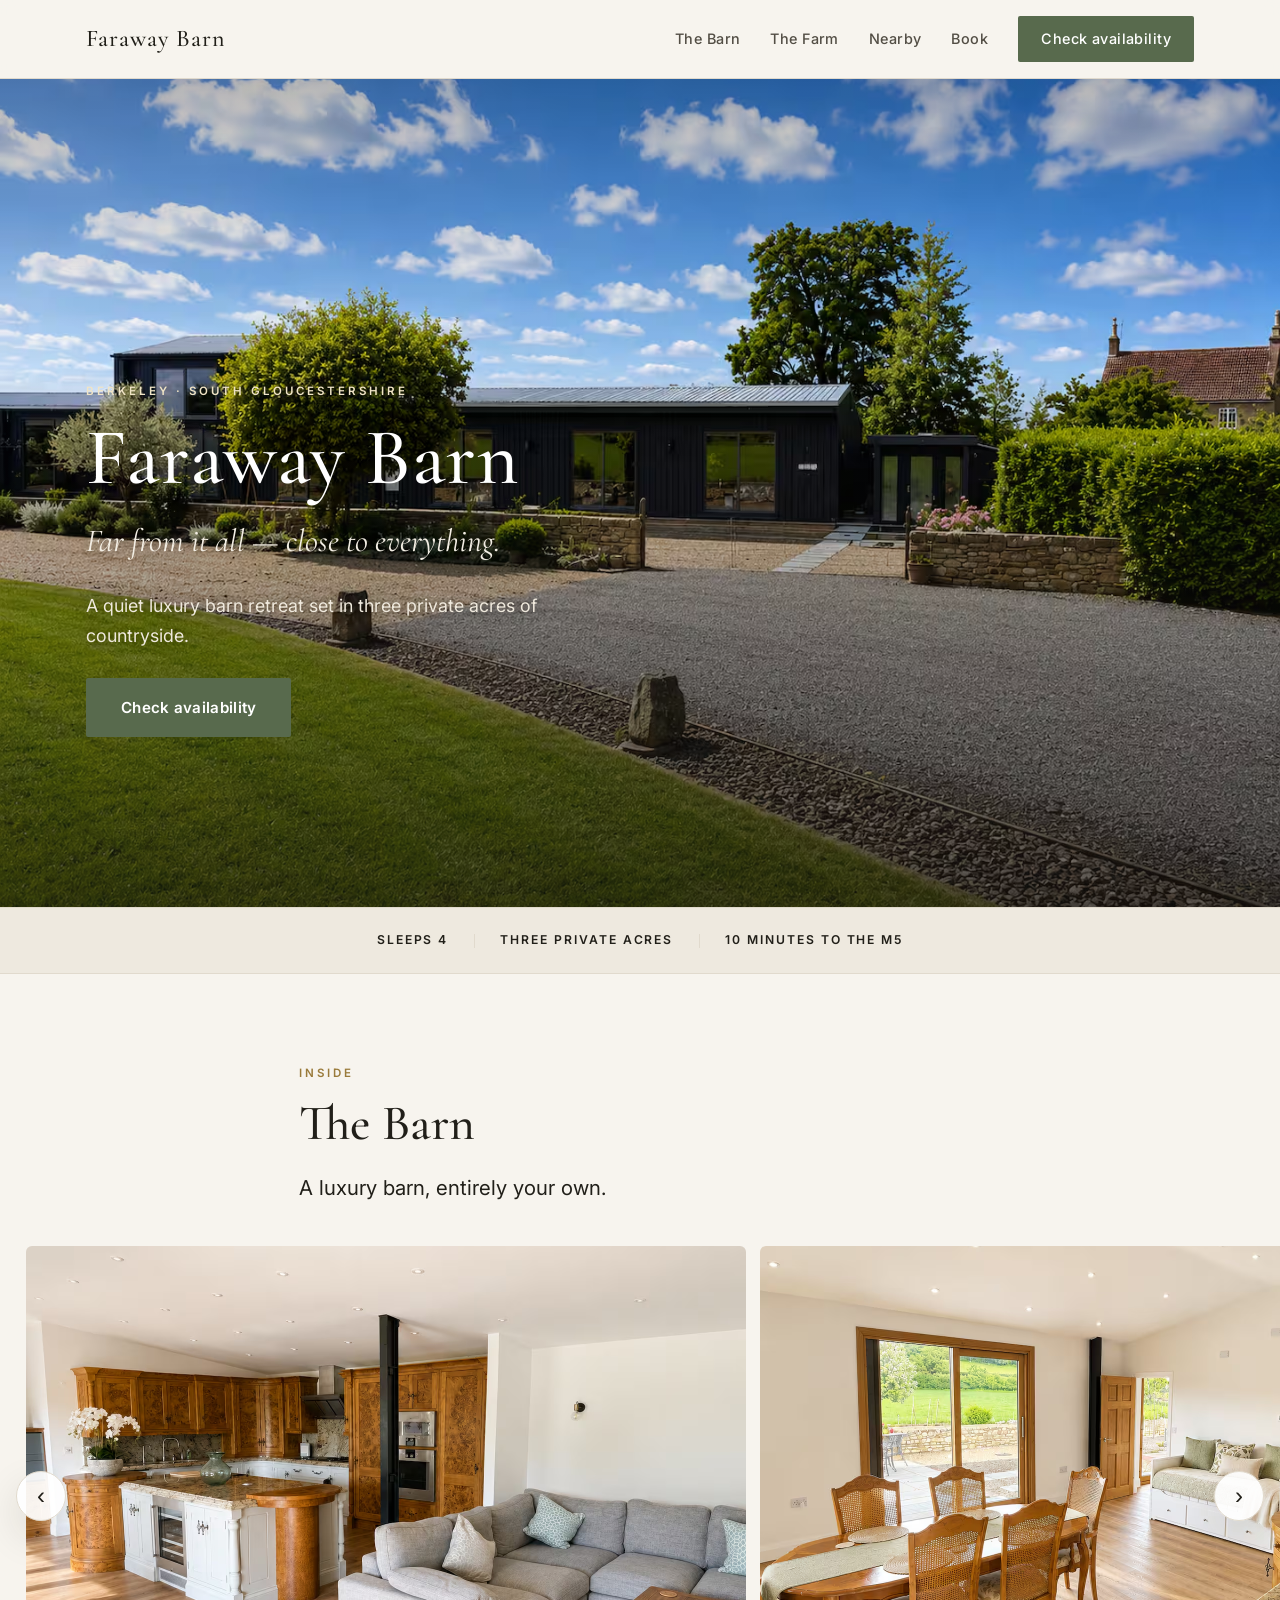
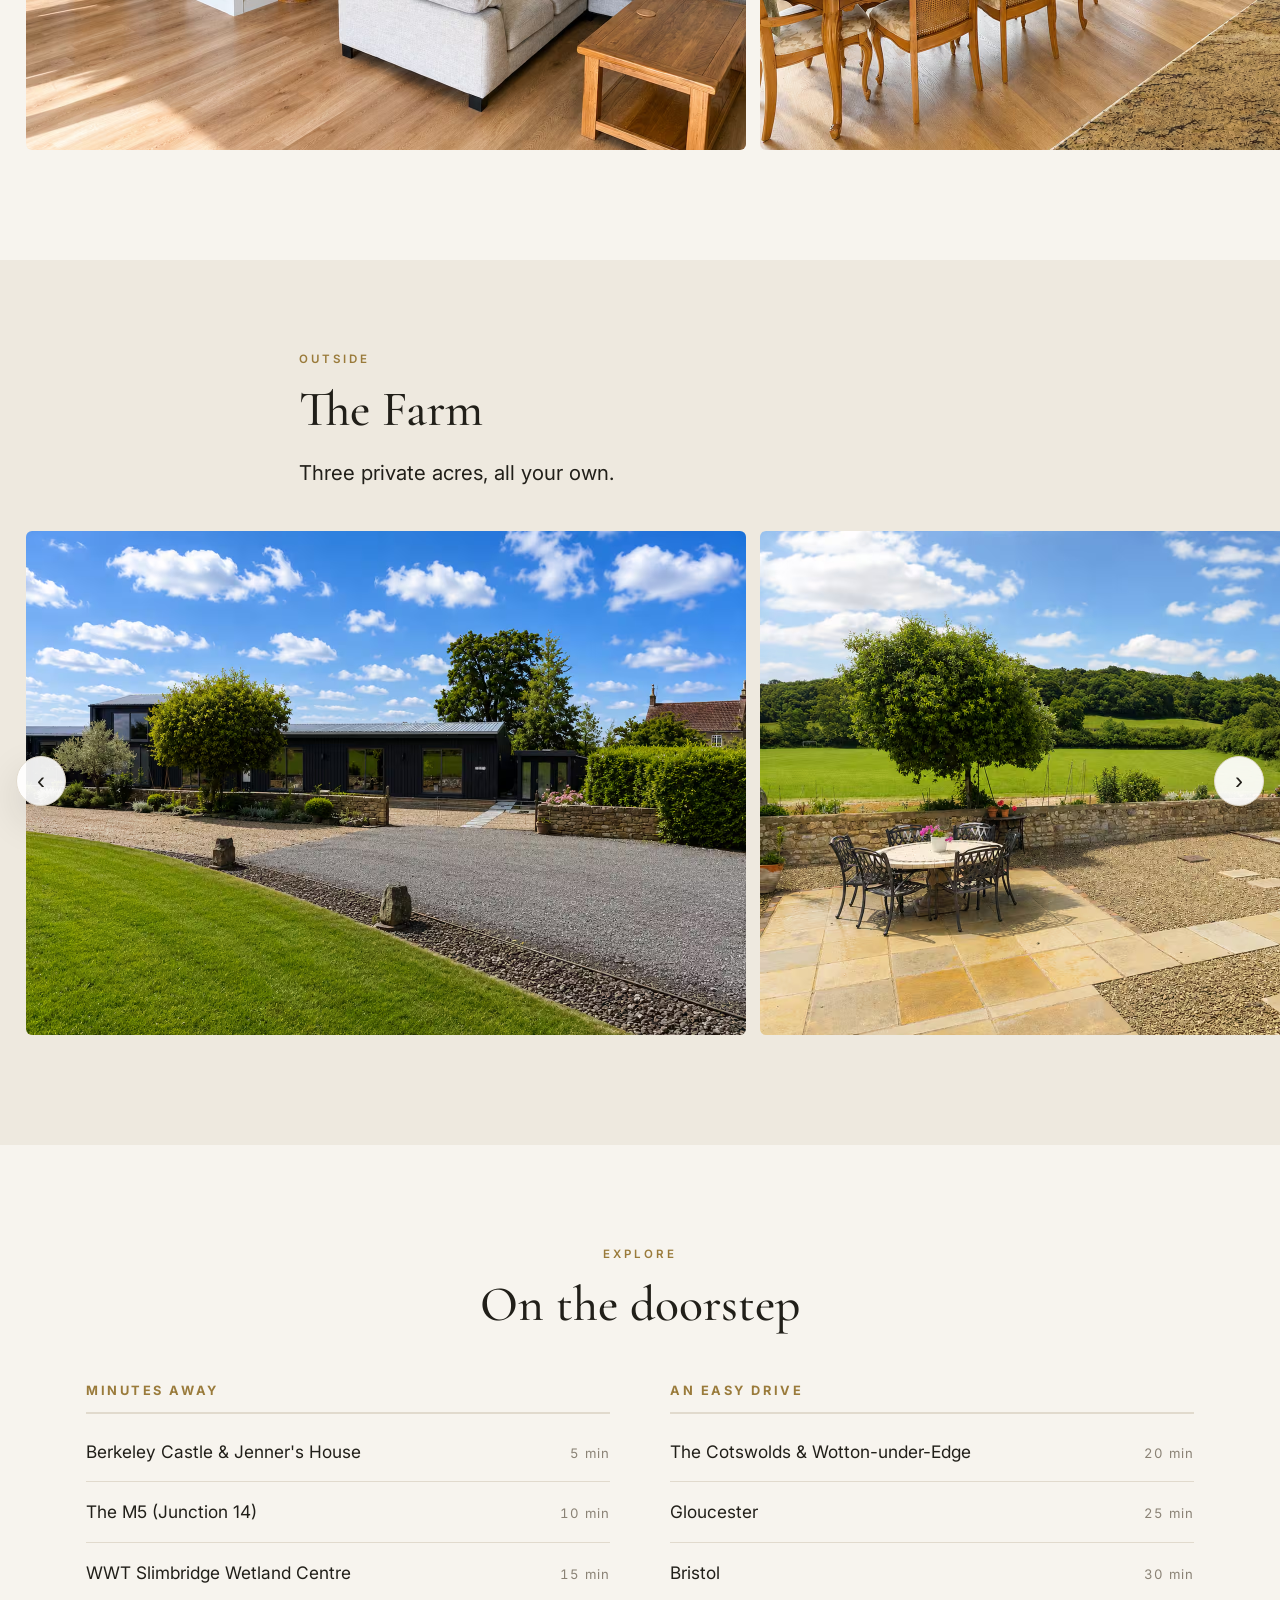
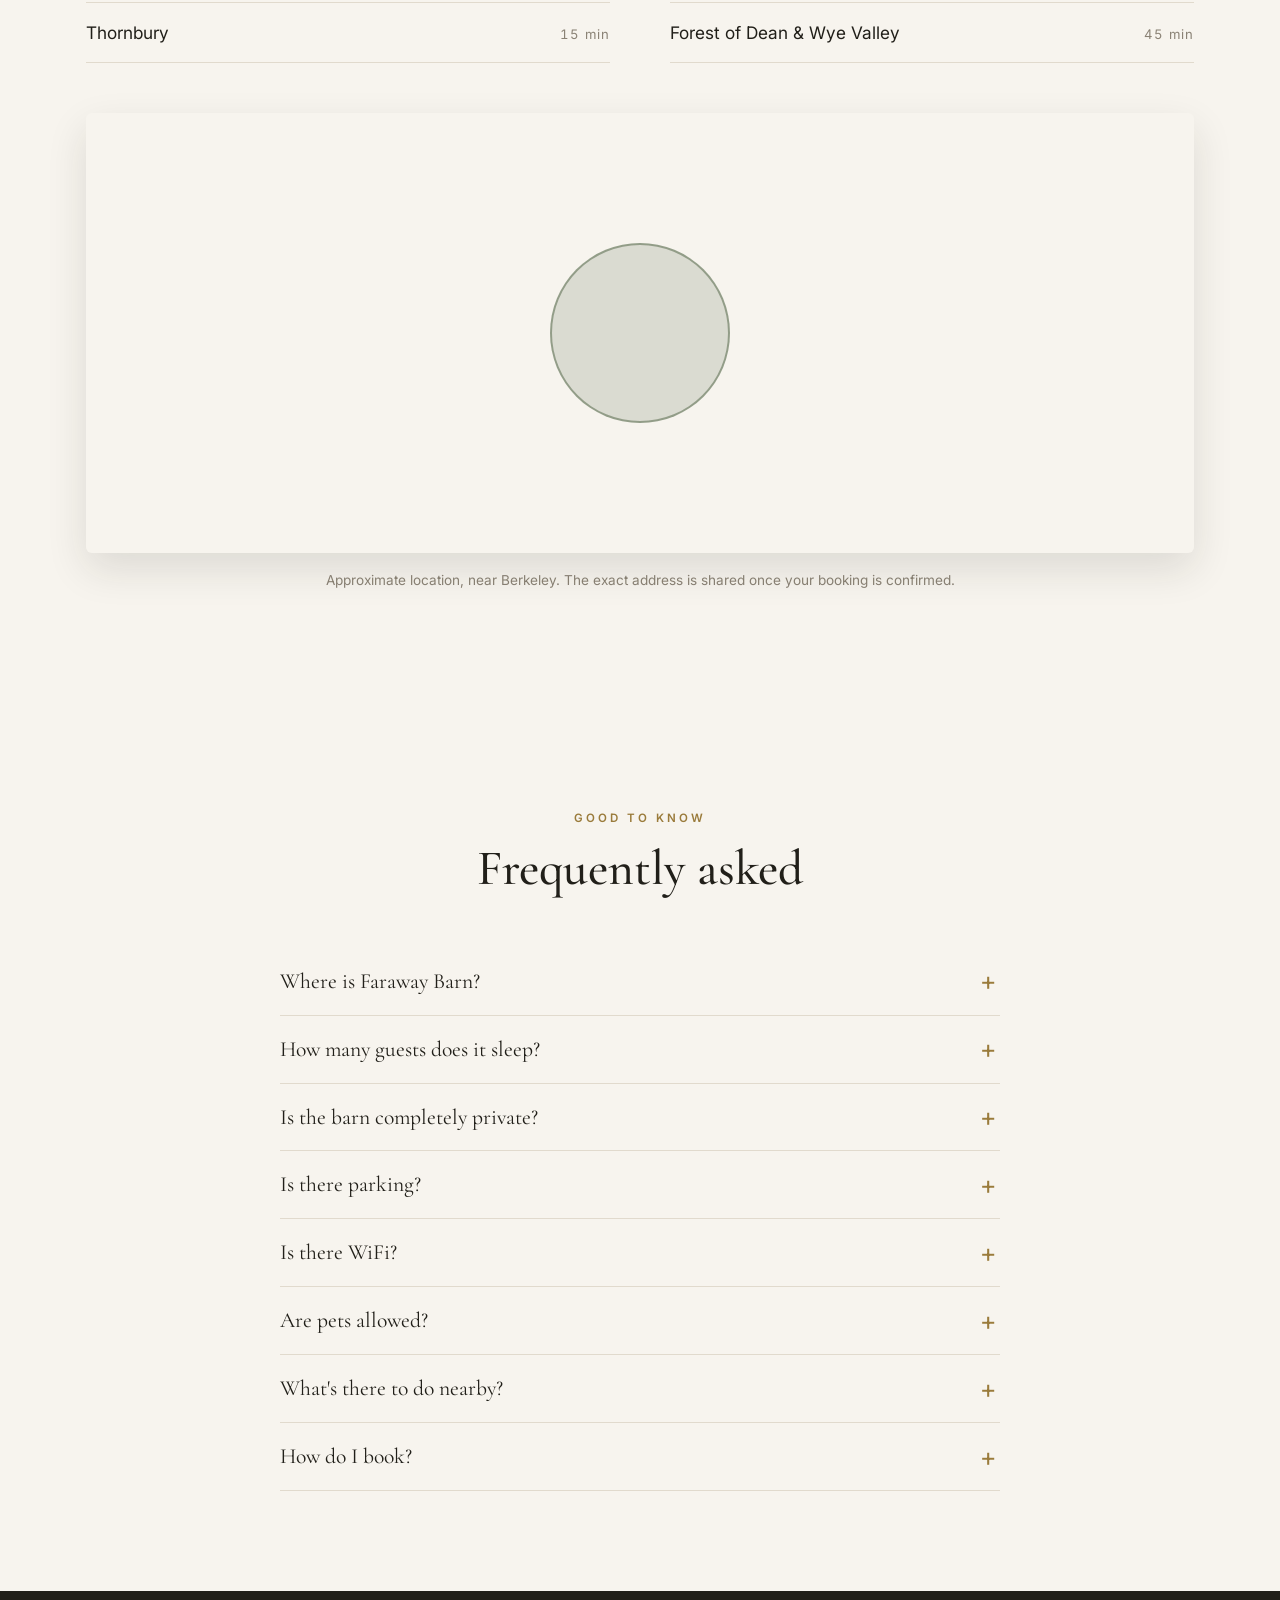
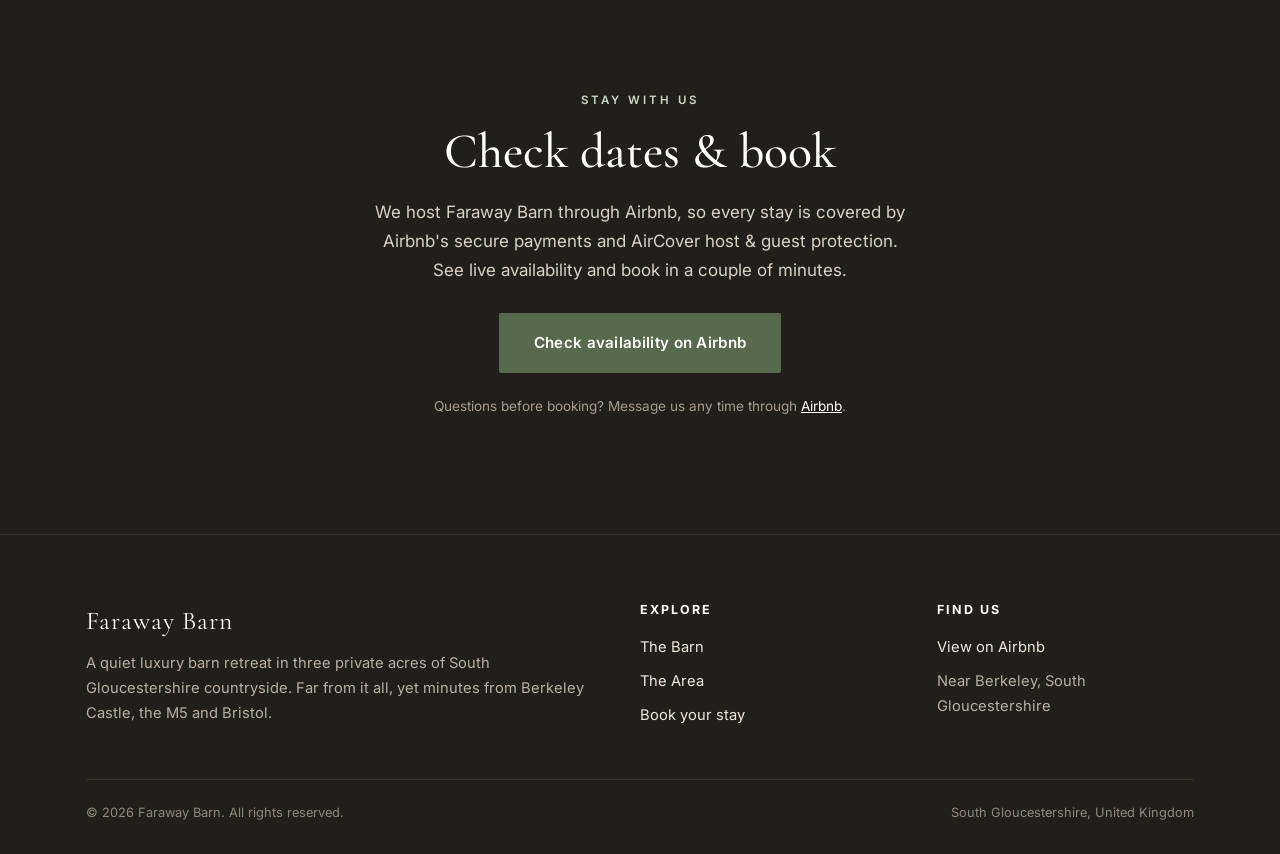
<file: index.html>
<!DOCTYPE html>
<html lang="en-GB">
<head>
<meta charset="utf-8">
<meta name="viewport" content="width=device-width, initial-scale=1">
<title>Faraway Barn | Quiet Luxury Countryside Retreat near Berkeley, South Gloucestershire</title>
<meta name="description" content="Faraway Barn is a quiet luxury barn retreat set in three private acres of South Gloucestershire countryside. Truly faraway, yet minutes from Berkeley Castle, Slimbridge, the M5, Bristol and the Forest of Dean. Sleeps 4.">
<link rel="canonical" href="https://farawaybarn.co.uk/">

<meta property="og:type" content="website">
<meta property="og:title" content="Faraway Barn — a quiet luxury countryside retreat">
<meta property="og:description" content="Three private acres in the South Gloucestershire countryside. Far from it all, yet minutes from Berkeley Castle, the M5 and Bristol. Sleeps 4.">
<meta property="og:image" content="https://farawaybarn.co.uk/assets/images/exterior.jpg">
<meta property="og:url" content="https://farawaybarn.co.uk/">
<meta name="twitter:card" content="summary_large_image">

<link rel="preconnect" href="https://fonts.googleapis.com">
<link rel="preconnect" href="https://fonts.gstatic.com" crossorigin>
<link href="https://fonts.googleapis.com/css2?family=Cormorant+Garamond:ital,wght@0,400;0,500;0,600;1,400;1,500&family=Inter:wght@400;500;600;700&display=swap" rel="stylesheet">
<link rel="stylesheet" href="assets/styles.css">

<link rel="icon" href="assets/favicon.svg" type="image/svg+xml">
<link rel="icon" href="assets/favicon-32.png" sizes="32x32" type="image/png">
<link rel="apple-touch-icon" href="assets/icon-180.png">
<meta name="theme-color" content="#586a4d">

<script type="application/ld+json">
{
  "@context": "https://schema.org",
  "@type": "LodgingBusiness",
  "name": "Faraway Barn",
  "description": "A quiet luxury barn retreat set in three private acres of South Gloucestershire countryside, sleeping up to 4 guests. Truly secluded, yet minutes from Berkeley Castle, WWT Slimbridge, the M5 and Bristol.",
  "url": "https://farawaybarn.co.uk/",
  "image": "https://farawaybarn.co.uk/assets/images/exterior.jpg",
  "petsAllowed": false,
  "numberOfRooms": 1,
  "address": {
    "@type": "PostalAddress",
    "addressLocality": "Berkeley",
    "addressRegion": "South Gloucestershire",
    "addressCountry": "GB"
  },
  "amenityFeature": [
    {"@type": "LocationFeatureSpecification", "name": "Free WiFi", "value": true},
    {"@type": "LocationFeatureSpecification", "name": "Free parking", "value": true},
    {"@type": "LocationFeatureSpecification", "name": "Private grounds", "value": true},
    {"@type": "LocationFeatureSpecification", "name": "Full kitchen", "value": true}
  ]
}
</script>

<script type="application/ld+json">
{
  "@context": "https://schema.org",
  "@type": "FAQPage",
  "mainEntity": [
    {"@type": "Question", "name": "Where is Faraway Barn?", "acceptedAnswer": {"@type": "Answer", "text": "Faraway Barn sits in quiet countryside near Berkeley, South Gloucestershire, around ten minutes from the M5 (Junction 14). The exact address is shared once your booking is confirmed."}},
    {"@type": "Question", "name": "How many guests does it sleep?", "acceptedAnswer": {"@type": "Answer", "text": "Up to four. There is a king-size bedroom, plus a pull-out king-size day bed in the living area."}},
    {"@type": "Question", "name": "Is the barn completely private?", "acceptedAnswer": {"@type": "Answer", "text": "Yes. It is a fully self-contained annexe with its own private entrance, garden and parking, set in three private acres of grounds."}},
    {"@type": "Question", "name": "Is there parking?", "acceptedAnswer": {"@type": "Answer", "text": "Yes, private parking for up to three cars."}},
    {"@type": "Question", "name": "Is there WiFi?", "acceptedAnswer": {"@type": "Answer", "text": "Yes, superfast WiFi throughout."}},
    {"@type": "Question", "name": "Are pets allowed?", "acceptedAnswer": {"@type": "Answer", "text": "We are not able to accept pets at the moment."}},
    {"@type": "Question", "name": "What is there to do nearby?", "acceptedAnswer": {"@type": "Answer", "text": "Berkeley Castle is about five minutes away, WWT Slimbridge and Thornbury around fifteen, and Bristol roughly thirty. The Cotswolds and the Forest of Dean are both easy day trips."}},
    {"@type": "Question", "name": "How do I book?", "acceptedAnswer": {"@type": "Answer", "text": "Bookings are made through Airbnb, so every stay is covered by secure payments and AirCover protection. Use the Check availability button to see live dates."}}
  ]
}
</script>
</head>
<body>

<header class="site-header">
  <nav class="nav">
    <a class="brand" href="index.html">Faraway Barn</a>
    <button class="nav-toggle" aria-label="Open menu" aria-expanded="false">☰</button>
    <div class="nav-links" id="menu">
      <a href="#barn">The Barn</a>
      <a href="#farm">The Farm</a>
      <a href="#nearby">Nearby</a>
      <a href="#book">Book</a>
      <a class="btn btn-primary" href="https://www.airbnb.co.uk/rooms/1699802364503795984" target="_blank" rel="noopener">Check availability</a>
    </div>
  </nav>
</header>

<!-- HERO -->
<section class="hero">
  <picture>
    <source srcset="assets/images/exterior.avif" type="image/avif">
    <img src="assets/images/exterior.jpg" alt="Faraway Barn — a black timber barn conversion with a gravel drive under a wide blue sky" fetchpriority="high">
  </picture>
  <div class="hero-inner">
    <p class="label">Berkeley · South Gloucestershire</p>
    <h1>Faraway Barn</h1>
    <p class="tagline">Far from it all — close to everything.</p>
    <p class="sub">A quiet luxury barn retreat set in three private acres of countryside.</p>
    <a class="btn btn-primary" href="https://www.airbnb.co.uk/rooms/1699802364503795984" target="_blank" rel="noopener">Check availability</a>
  </div>
</section>

<!-- STAT STRIP -->
<div class="stats">
  <ul>
    <li>Sleeps 4</li>
    <li>Three private acres</li>
    <li>10 minutes to the M5</li>
  </ul>
</div>

<!-- THE BARN (inside) -->
<section class="image-section" id="barn">
  <div class="container">
    <div class="section-head">
      <p class="label">Inside</p>
      <h2>The Barn</h2>
      <p class="lead">A luxury barn, entirely your own.</p>
    </div>
  </div>
  <div class="scroller-wrap">
    <button class="scroll-btn prev" aria-label="Previous image">‹</button>
    <div class="scroller">
      <figure><picture><source srcset="assets/images/kitchen-living.avif" type="image/avif"><img src="assets/images/kitchen-living.jpg" alt="Open-plan kitchen and living area with a large sofa"></picture></figure>
      <figure><picture><source srcset="assets/images/open-plan.avif" type="image/avif"><img src="assets/images/open-plan.jpg" alt="Open-plan dining and day bed with doors onto the countryside"></picture></figure>
      <figure><picture><source srcset="assets/images/kitchen-dining.avif" type="image/avif"><img src="assets/images/kitchen-dining.jpg" alt="Burr-walnut kitchen with island and dining table"></picture></figure>
      <figure><picture><source srcset="assets/images/sitting-room.avif" type="image/avif"><img src="assets/images/sitting-room.jpg" alt="Sitting area with a botanical feature wall"></picture></figure>
      <figure><picture><source srcset="assets/images/bedroom-garden.avif" type="image/avif"><img src="assets/images/bedroom-garden.jpg" alt="King bedroom with sliding doors onto the garden"></picture></figure>
      <figure><picture><source srcset="assets/images/bedroom.avif" type="image/avif"><img src="assets/images/bedroom.jpg" alt="Bright bedroom with oak doors"></picture></figure>
      <figure><picture><source srcset="assets/images/bathroom.avif" type="image/avif"><img src="assets/images/bathroom.jpg" alt="Bathroom with a large walk-in shower"></picture></figure>
    </div>
    <button class="scroll-btn next" aria-label="Next image">›</button>
  </div>
</section>

<!-- THE FARM (outside) -->
<section class="image-section alt" id="farm">
  <div class="container">
    <div class="section-head">
      <p class="label">Outside</p>
      <h2>The Farm</h2>
      <p class="lead">Three private acres, all your own.</p>
    </div>
  </div>
  <div class="scroller-wrap">
    <button class="scroll-btn prev" aria-label="Previous image">‹</button>
    <div class="scroller">
      <figure><picture><source srcset="assets/images/exterior.avif" type="image/avif"><img src="assets/images/exterior.jpg" alt="The black timber barn with gravel drive and gardens"></picture></figure>
      <figure><picture><source srcset="assets/images/view.avif" type="image/avif"><img src="assets/images/view.jpg" alt="View over open fields and woodland"></picture></figure>
      <figure><picture><source srcset="assets/images/patio-dining.avif" type="image/avif"><img src="assets/images/patio-dining.jpg" alt="Private patio with outdoor dining and countryside views"></picture></figure>
      <figure><picture><source srcset="assets/images/garden-flowers.avif" type="image/avif"><img src="assets/images/garden-flowers.jpg" alt="Garden flower bed in summer"></picture></figure>
    </div>
    <button class="scroll-btn next" aria-label="Next image">›</button>
  </div>
</section>

<!-- NEARBY -->
<section id="nearby">
  <div class="container">
    <div class="section-head center">
      <p class="label">Explore</p>
      <h2>On the doorstep</h2>
    </div>
    <div class="places">
      <div>
        <h3>Minutes away</h3>
        <ul>
          <li><span class="place">Berkeley Castle &amp; Jenner's House</span><span class="time">5 min</span></li>
          <li><span class="place">The M5 (Junction 14)</span><span class="time">10 min</span></li>
          <li><span class="place">WWT Slimbridge Wetland Centre</span><span class="time">15 min</span></li>
          <li><span class="place">Thornbury</span><span class="time">15 min</span></li>
        </ul>
      </div>
      <div>
        <h3>An easy drive</h3>
        <ul>
          <li><span class="place">The Cotswolds &amp; Wotton-under-Edge</span><span class="time">20 min</span></li>
          <li><span class="place">Gloucester</span><span class="time">25 min</span></li>
          <li><span class="place">Bristol</span><span class="time">30 min</span></li>
          <li><span class="place">Forest of Dean &amp; Wye Valley</span><span class="time">45 min</span></li>
        </ul>
      </div>
    </div>
    <div class="map-wrap">
      <iframe title="Map of the approximate area around Faraway Barn, near Berkeley" src="https://www.openstreetmap.org/export/embed.html?bbox=-2.525%2C51.670%2C-2.395%2C51.720&amp;layer=mapnik" loading="lazy" referrerpolicy="no-referrer-when-downgrade"></iframe>
      <div class="map-circle" aria-hidden="true"></div>
    </div>
    <p class="map-note">Approximate location, near Berkeley. The exact address is shared once your booking is confirmed.</p>
  </div>
</section>

<!-- FAQ -->
<section id="faq">
  <div class="container">
    <div class="section-head center">
      <p class="label">Good to know</p>
      <h2>Frequently asked</h2>
    </div>
    <div class="faq">
      <details><summary>Where is Faraway Barn?</summary><p>In quiet countryside near Berkeley, South Gloucestershire — around ten minutes from the M5 (Junction 14). The exact address is shared once your booking is confirmed.</p></details>
      <details><summary>How many guests does it sleep?</summary><p>Up to four. There's a king-size bedroom, plus a pull-out king-size day bed in the living area.</p></details>
      <details><summary>Is the barn completely private?</summary><p>Yes — it's a fully self-contained annexe with its own private entrance, garden and parking, set in three private acres of grounds.</p></details>
      <details><summary>Is there parking?</summary><p>Yes, private parking for up to three cars.</p></details>
      <details><summary>Is there WiFi?</summary><p>Yes, superfast WiFi throughout.</p></details>
      <details><summary>Are pets allowed?</summary><p>We're not able to accept pets at the moment.</p></details>
      <details><summary>What's there to do nearby?</summary><p>Berkeley Castle is about five minutes away, WWT Slimbridge and Thornbury around fifteen, and Bristol roughly thirty. The Cotswolds and the Forest of Dean are both easy day trips — see <a href="#nearby">On the doorstep</a> above.</p></details>
      <details><summary>How do I book?</summary><p>Bookings are made through Airbnb, so every stay is covered by secure payments and AirCover protection. Use <a href="https://www.airbnb.co.uk/rooms/1699802364503795984" target="_blank" rel="noopener">Check availability</a> to see live dates.</p></details>
    </div>
  </div>
</section>

<!-- BOOK -->
<section class="book" id="book">
  <div class="container narrow">
    <p class="label" style="color:#cdd9c4;">Stay with us</p>
    <h2>Check dates &amp; book</h2>
    <p>We host Faraway Barn through Airbnb, so every stay is covered by Airbnb's secure payments and AirCover host &amp; guest protection. See live availability and book in a couple of minutes.</p>
    <p><a class="btn btn-primary" href="https://www.airbnb.co.uk/rooms/1699802364503795984" target="_blank" rel="noopener">Check availability on Airbnb</a></p>
    <p class="note">Questions before booking? Message us any time through <a href="https://www.airbnb.co.uk/rooms/1699802364503795984" target="_blank" rel="noopener" style="color:#fff;">Airbnb</a>.</p>
  </div>
</section>

<footer class="site-footer">
  <div class="container">
    <div class="footer-grid">
      <div>
        <p class="brand-foot">Faraway Barn</p>
        <p>A quiet luxury barn retreat in three private acres of South Gloucestershire countryside. Far from it all, yet minutes from Berkeley Castle, the M5 and Bristol.</p>
      </div>
      <div>
        <h4>Explore</h4>
        <ul>
          <li><a href="the-barn.html">The Barn</a></li>
          <li><a href="the-area.html">The Area</a></li>
          <li><a href="#book">Book your stay</a></li>
        </ul>
      </div>
      <div>
        <h4>Find us</h4>
        <ul>
          <li><a href="https://www.airbnb.co.uk/rooms/1699802364503795984" target="_blank" rel="noopener">View on Airbnb</a></li>
          <li>Near Berkeley, South Gloucestershire</li>
        </ul>
      </div>
    </div>
    <div class="footer-bottom">
      <span>© <span id="year"></span> Faraway Barn. All rights reserved.</span>
      <span>South Gloucestershire, United Kingdom</span>
    </div>
  </div>
</footer>

<script>
  var t = document.querySelector('.nav-toggle'), m = document.getElementById('menu');
  t.addEventListener('click', function () { var o = m.classList.toggle('open'); t.setAttribute('aria-expanded', o); });
  document.getElementById('year').textContent = new Date().getFullYear();

  // Horizontal image scrollers
  document.querySelectorAll('.scroller-wrap').forEach(function (wrap) {
    var s = wrap.querySelector('.scroller');
    function step() { var f = s.querySelector('figure'); return f ? f.getBoundingClientRect().width + 14 : 400; }
    wrap.querySelector('.next').addEventListener('click', function () { s.scrollBy({ left: step(), behavior: 'smooth' }); });
    wrap.querySelector('.prev').addEventListener('click', function () { s.scrollBy({ left: -step(), behavior: 'smooth' }); });
  });
</script>
</body>
</html>
</file>
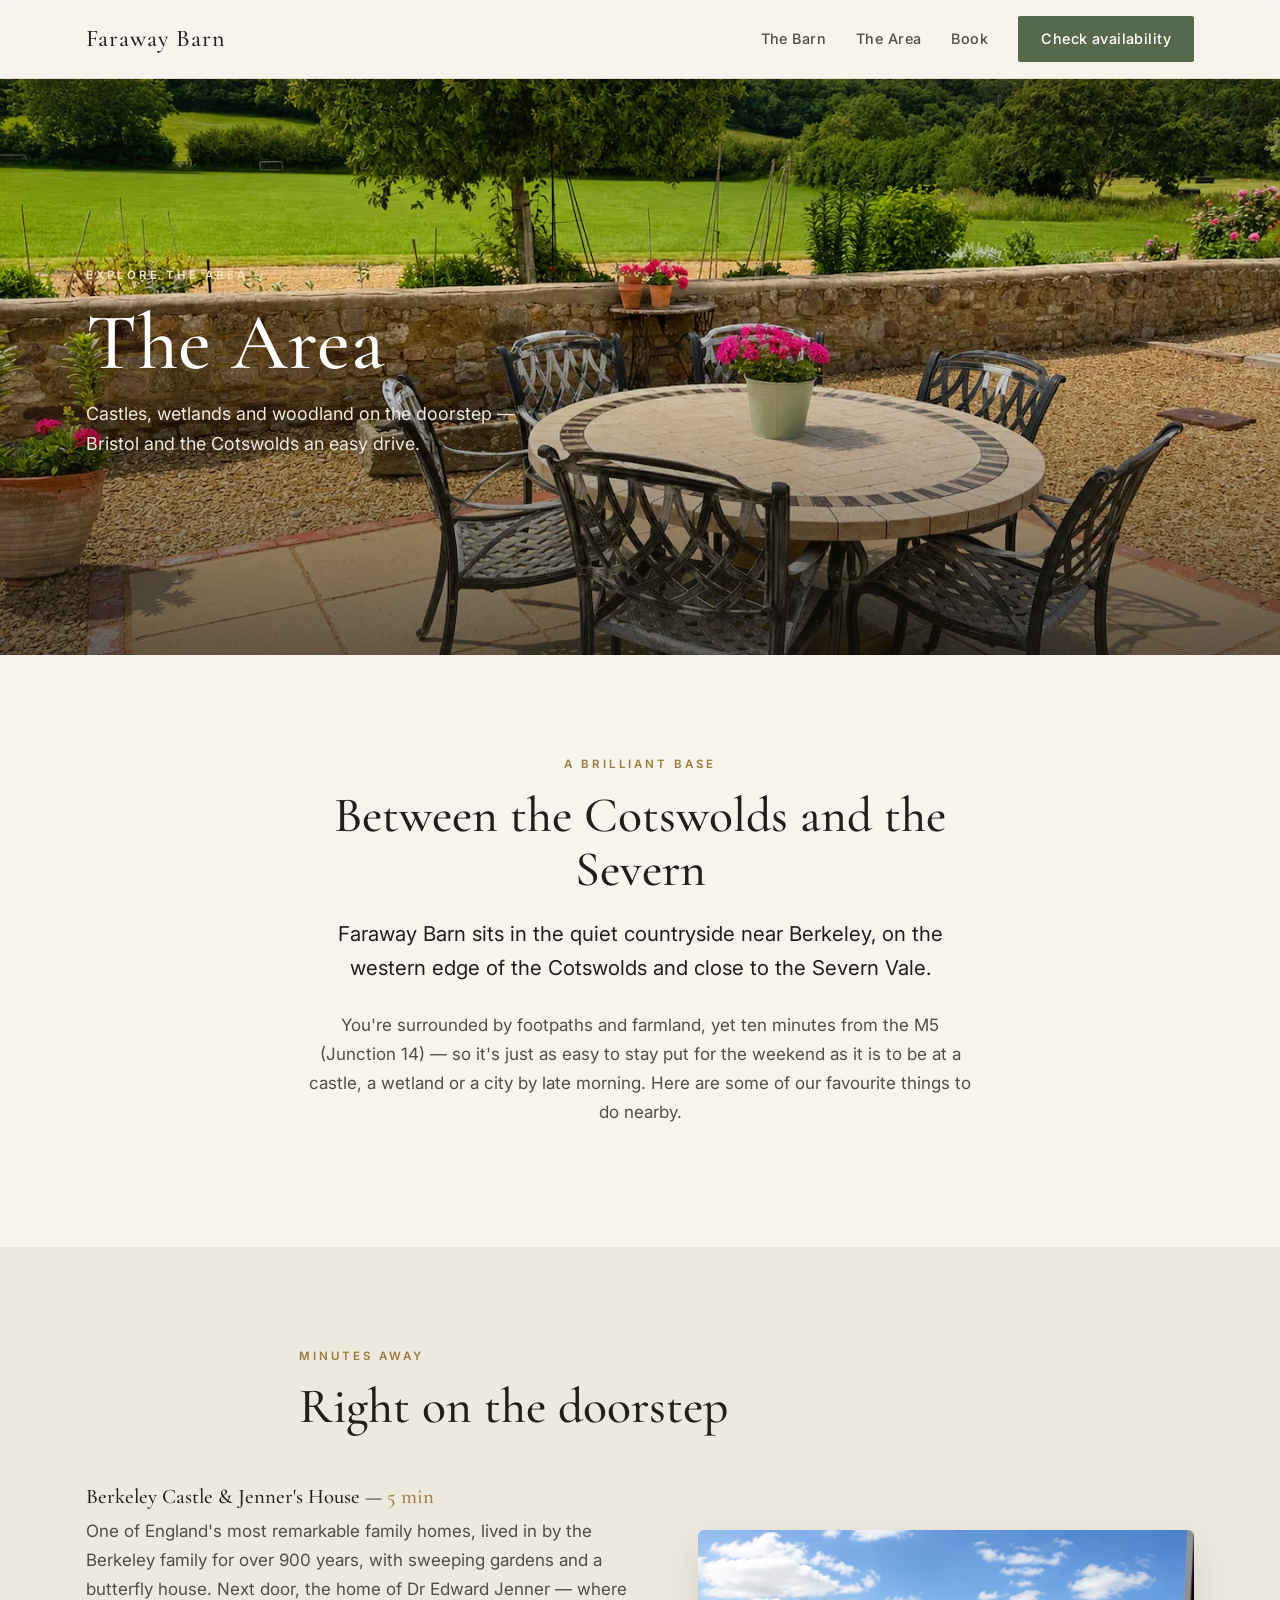
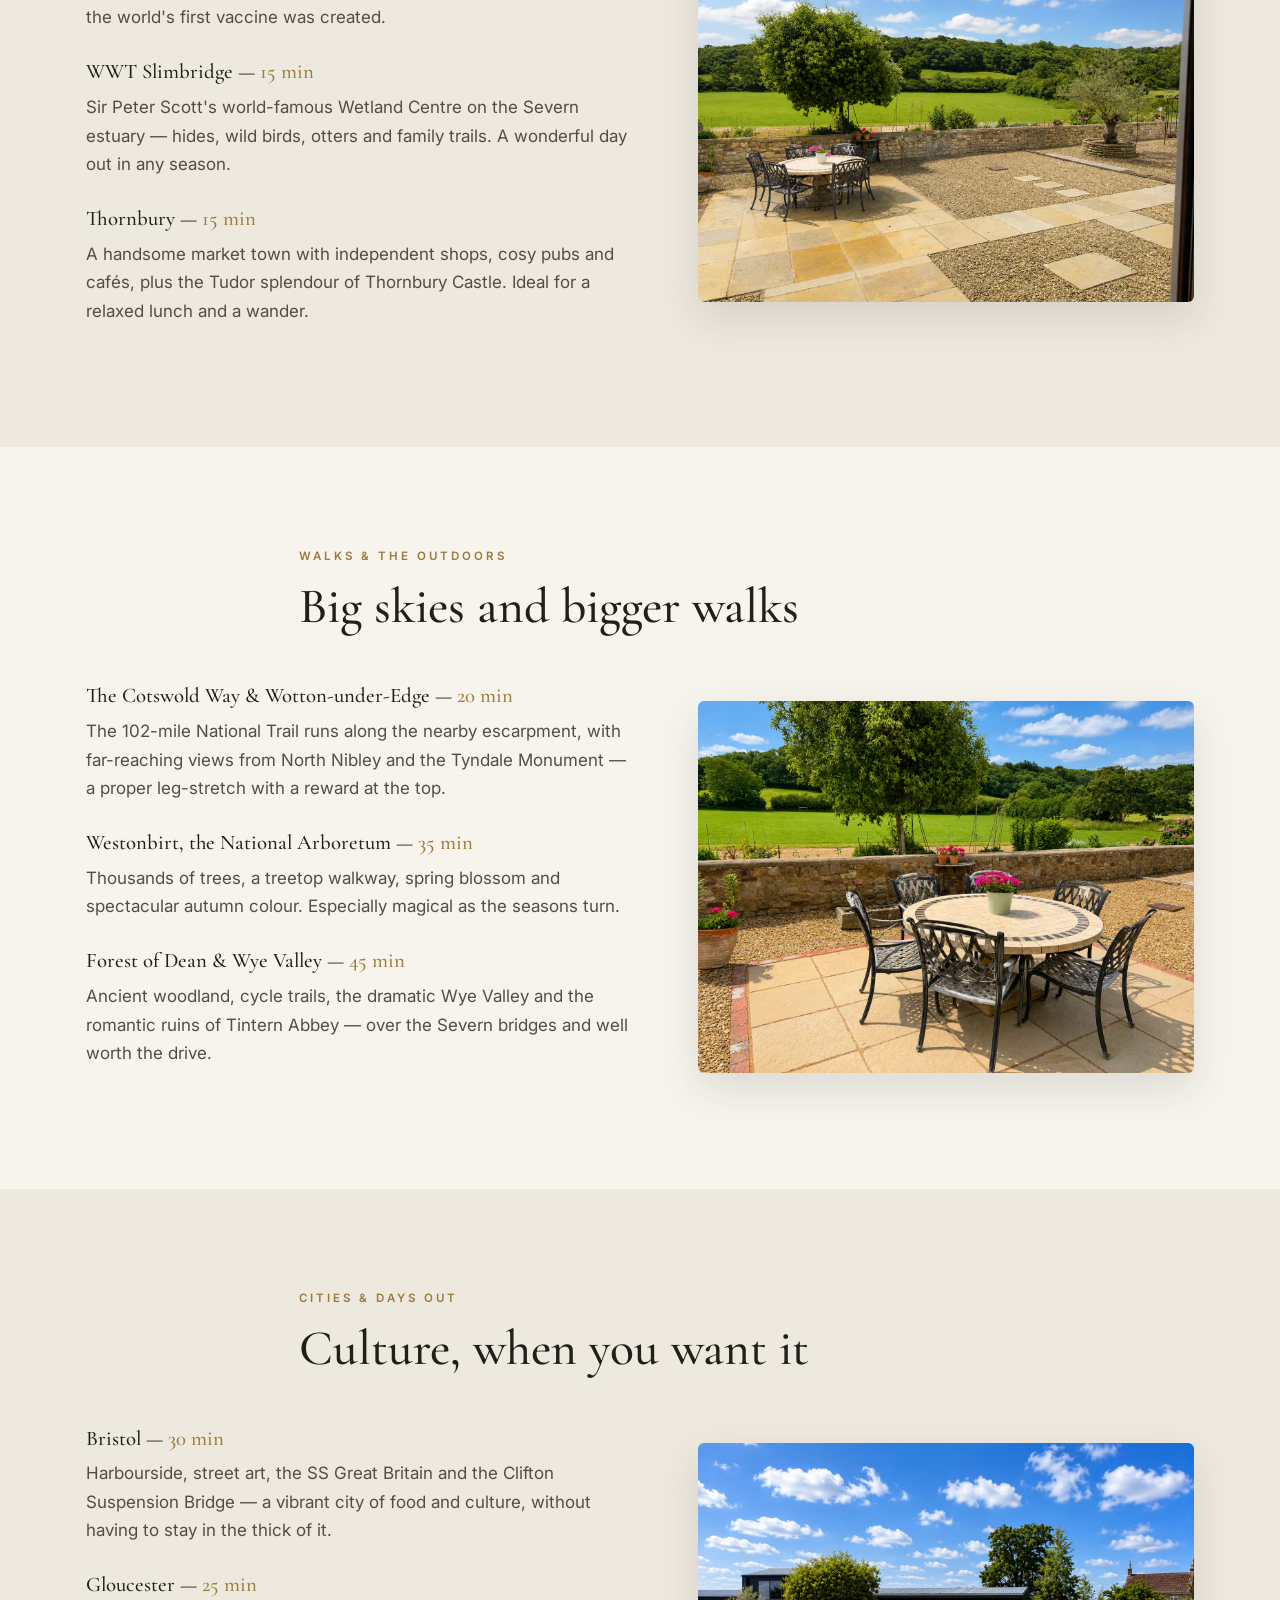
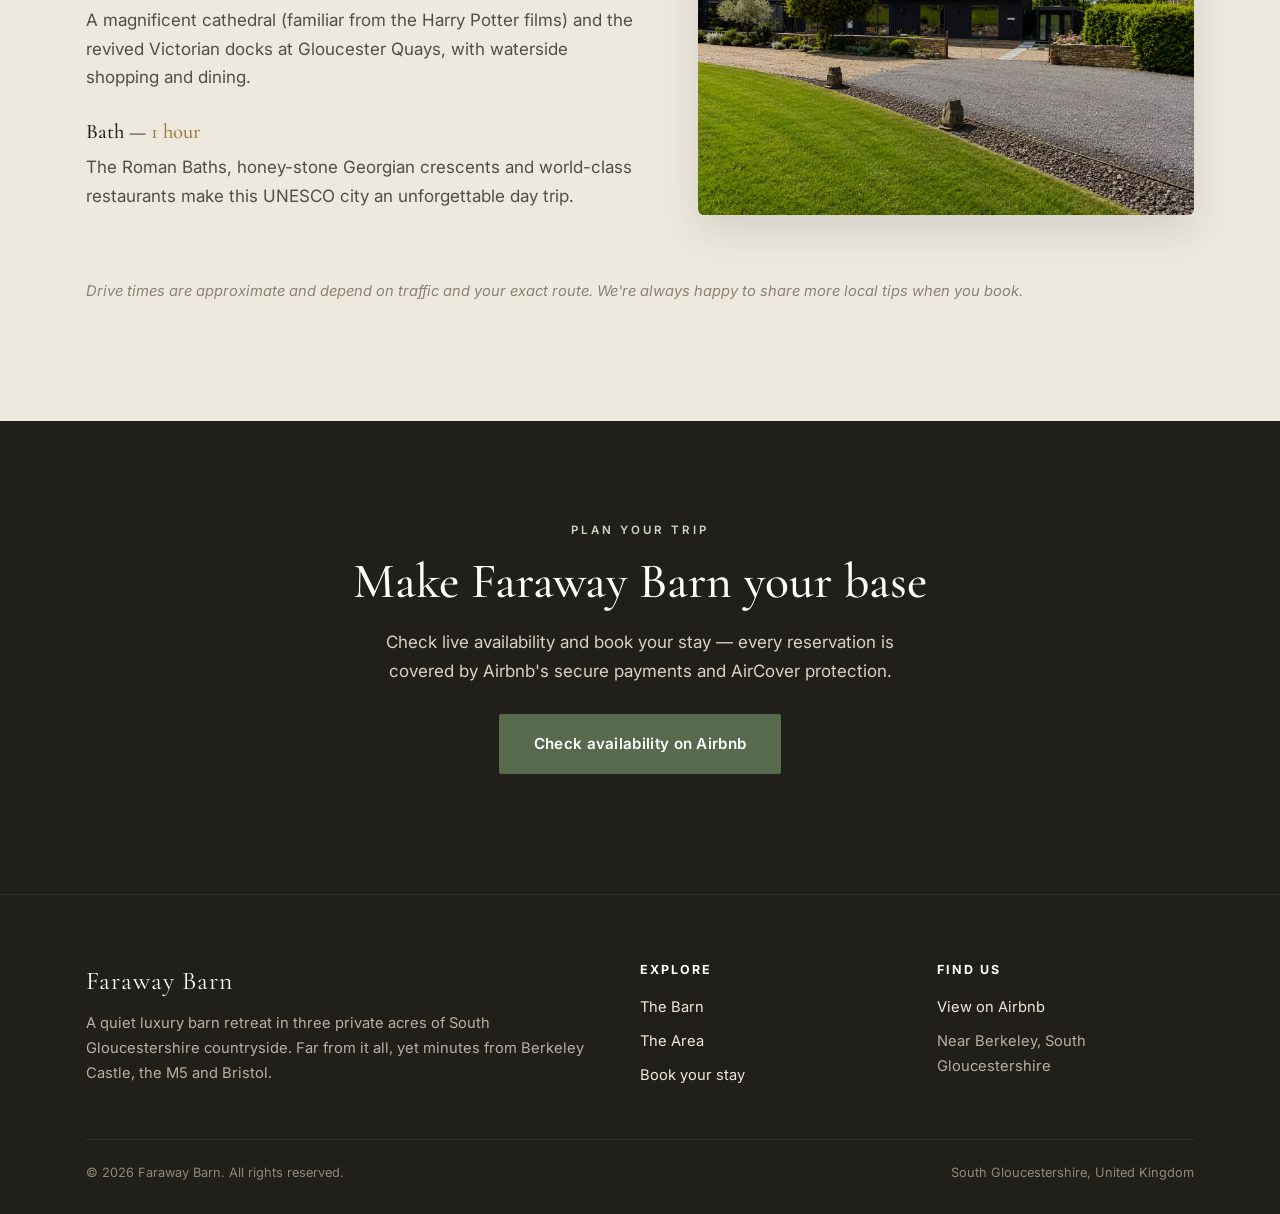
<file: the-area.html>
<!DOCTYPE html>
<html lang="en-GB">
<head>
<meta charset="utf-8">
<meta name="viewport" content="width=device-width, initial-scale=1">
<title>Things to Do near Berkeley &amp; Thornbury | Faraway Barn, South Gloucestershire</title>
<meta name="description" content="What to do near Faraway Barn, close to Berkeley: Berkeley Castle, WWT Slimbridge, Thornbury, the Cotswold Way, Westonbirt Arboretum, the Forest of Dean and Wye Valley, plus easy days out in Bristol, Gloucester and Bath. Ten minutes from the M5.">
<link rel="canonical" href="https://farawaybarn.co.uk/the-area.html">

<meta property="og:type" content="website">
<meta property="og:title" content="The area around Faraway Barn — Berkeley, South Gloucestershire">
<meta property="og:description" content="Castles, wetlands, woodland and cities — all within easy reach of Faraway Barn, yet ten minutes from the M5.">
<meta property="og:image" content="https://farawaybarn.co.uk/assets/images/patio-dining.jpg">
<meta property="og:url" content="https://farawaybarn.co.uk/the-area.html">
<meta name="twitter:card" content="summary_large_image">

<link rel="preconnect" href="https://fonts.googleapis.com">
<link rel="preconnect" href="https://fonts.gstatic.com" crossorigin>
<link href="https://fonts.googleapis.com/css2?family=Cormorant+Garamond:ital,wght@0,400;0,500;0,600;1,400;1,500&family=Inter:wght@400;500;600;700&display=swap" rel="stylesheet">
<link rel="stylesheet" href="assets/styles.css">
<link rel="icon" href="assets/favicon.svg" type="image/svg+xml">
<link rel="icon" href="assets/favicon-32.png" sizes="32x32" type="image/png">
<link rel="apple-touch-icon" href="assets/icon-180.png">
<meta name="theme-color" content="#586a4d">
</head>
<body>

<header class="site-header">
  <nav class="nav">
    <a class="brand" href="index.html">Faraway Barn</a>
    <button class="nav-toggle" aria-label="Open menu" aria-expanded="false">☰</button>
    <div class="nav-links" id="menu">
      <a href="the-barn.html">The Barn</a>
      <a href="the-area.html">The Area</a>
      <a href="#book">Book</a>
      <a class="btn btn-primary" href="https://www.airbnb.co.uk/rooms/1699802364503795984" target="_blank" rel="noopener">Check availability</a>
    </div>
  </nav>
</header>

<section class="hero short">
  <picture>
    <source srcset="assets/images/patio-dining.avif" type="image/avif">
    <img src="assets/images/patio-dining.jpg" alt="Patio at Faraway Barn looking out over countryside and woodland">
  </picture>
  <div class="hero-inner">
    <p class="label">Explore the area</p>
    <h1>The Area</h1>
    <p class="sub">Castles, wetlands and woodland on the doorstep — Bristol and the Cotswolds an easy drive.</p>
  </div>
</section>

<!-- INTRO -->
<section>
  <div class="container narrow center">
    <p class="label">A brilliant base</p>
    <h2>Between the Cotswolds and the Severn</h2>
    <p class="lead">Faraway Barn sits in the quiet countryside near Berkeley, on the western edge of the Cotswolds and close to the Severn Vale.</p>
    <p>You're surrounded by footpaths and farmland, yet ten minutes from the M5 (Junction 14) — so it's just as easy to stay put for the weekend as it is to be at a castle, a wetland or a city by late morning. Here are some of our favourite things to do nearby.</p>
  </div>
</section>

<!-- MINUTES AWAY -->
<section class="alt">
  <div class="container">
    <div class="section-head"><p class="label">Minutes away</p><h2>Right on the doorstep</h2></div>
    <div class="feature">
      <div class="feature-body">
        <h3>Berkeley Castle &amp; Jenner's House — <span style="color:var(--gold);">5 min</span></h3>
        <p>One of England's most remarkable family homes, lived in by the Berkeley family for over 900 years, with sweeping gardens and a butterfly house. Next door, the home of Dr Edward Jenner — where the world's first vaccine was created.</p>
        <h3 style="margin-top:1.4em;">WWT Slimbridge — <span style="color:var(--gold);">15 min</span></h3>
        <p>Sir Peter Scott's world-famous Wetland Centre on the Severn estuary — hides, wild birds, otters and family trails. A wonderful day out in any season.</p>
        <h3 style="margin-top:1.4em;">Thornbury — <span style="color:var(--gold);">15 min</span></h3>
        <p>A handsome market town with independent shops, cosy pubs and cafés, plus the Tudor splendour of Thornbury Castle. Ideal for a relaxed lunch and a wander.</p>
      </div>
      <div class="feature-media">
        <picture>
          <source srcset="assets/images/view.avif" type="image/avif">
          <img src="assets/images/view.jpg" alt="Countryside and woodland near Faraway Barn">
        </picture>
      </div>
    </div>
  </div>
</section>

<!-- OUTDOORS -->
<section>
  <div class="container">
    <div class="section-head"><p class="label">Walks &amp; the outdoors</p><h2>Big skies and bigger walks</h2></div>
    <div class="feature reverse">
      <div class="feature-body">
        <h3>The Cotswold Way &amp; Wotton-under-Edge — <span style="color:var(--gold);">20 min</span></h3>
        <p>The 102-mile National Trail runs along the nearby escarpment, with far-reaching views from North Nibley and the Tyndale Monument — a proper leg-stretch with a reward at the top.</p>
        <h3 style="margin-top:1.4em;">Westonbirt, the National Arboretum — <span style="color:var(--gold);">35 min</span></h3>
        <p>Thousands of trees, a treetop walkway, spring blossom and spectacular autumn colour. Especially magical as the seasons turn.</p>
        <h3 style="margin-top:1.4em;">Forest of Dean &amp; Wye Valley — <span style="color:var(--gold);">45 min</span></h3>
        <p>Ancient woodland, cycle trails, the dramatic Wye Valley and the romantic ruins of Tintern Abbey — over the Severn bridges and well worth the drive.</p>
      </div>
      <div class="feature-media">
        <picture>
          <source srcset="assets/images/patio-dining.avif" type="image/avif">
          <img src="assets/images/patio-dining.jpg" alt="Outdoor dining with views over the fields">
        </picture>
      </div>
    </div>
  </div>
</section>

<!-- CITIES -->
<section class="alt">
  <div class="container">
    <div class="section-head"><p class="label">Cities &amp; days out</p><h2>Culture, when you want it</h2></div>
    <div class="feature">
      <div class="feature-body">
        <h3>Bristol — <span style="color:var(--gold);">30 min</span></h3>
        <p>Harbourside, street art, the SS Great Britain and the Clifton Suspension Bridge — a vibrant city of food and culture, without having to stay in the thick of it.</p>
        <h3 style="margin-top:1.4em;">Gloucester — <span style="color:var(--gold);">25 min</span></h3>
        <p>A magnificent cathedral (familiar from the Harry Potter films) and the revived Victorian docks at Gloucester Quays, with waterside shopping and dining.</p>
        <h3 style="margin-top:1.4em;">Bath — <span style="color:var(--gold);">1 hour</span></h3>
        <p>The Roman Baths, honey-stone Georgian crescents and world-class restaurants make this UNESCO city an unforgettable day trip.</p>
      </div>
      <div class="feature-media">
        <picture>
          <source srcset="assets/images/exterior.avif" type="image/avif">
          <img src="assets/images/exterior.jpg" alt="The barn and grounds at Faraway Barn">
        </picture>
      </div>
    </div>
    <p style="margin-top:48px; font-size:.92rem; color:var(--muted);"><em>Drive times are approximate and depend on traffic and your exact route. We're always happy to share more local tips when you book.</em></p>
  </div>
</section>

<!-- BOOK -->
<section class="book" id="book">
  <div class="container narrow">
    <p class="label" style="color:#cdd9c4;">Plan your trip</p>
    <h2>Make Faraway Barn your base</h2>
    <p>Check live availability and book your stay — every reservation is covered by Airbnb's secure payments and AirCover protection.</p>
    <p><a class="btn btn-primary" href="https://www.airbnb.co.uk/rooms/1699802364503795984" target="_blank" rel="noopener">Check availability on Airbnb</a></p>
  </div>
</section>

<footer class="site-footer">
  <div class="container">
    <div class="footer-grid">
      <div>
        <p class="brand-foot">Faraway Barn</p>
        <p>A quiet luxury barn retreat in three private acres of South Gloucestershire countryside. Far from it all, yet minutes from Berkeley Castle, the M5 and Bristol.</p>
      </div>
      <div>
        <h4>Explore</h4>
        <ul>
          <li><a href="the-barn.html">The Barn</a></li>
          <li><a href="the-area.html">The Area</a></li>
          <li><a href="#book">Book your stay</a></li>
        </ul>
      </div>
      <div>
        <h4>Find us</h4>
        <ul>
          <li><a href="https://www.airbnb.co.uk/rooms/1699802364503795984" target="_blank" rel="noopener">View on Airbnb</a></li>
          <li>Near Berkeley, South Gloucestershire</li>
        </ul>
      </div>
    </div>
    <div class="footer-bottom">
      <span>© <span id="year"></span> Faraway Barn. All rights reserved.</span>
      <span>South Gloucestershire, United Kingdom</span>
    </div>
  </div>
</footer>

<script>
  var t = document.querySelector('.nav-toggle'), m = document.getElementById('menu');
  t.addEventListener('click', function () { var o = m.classList.toggle('open'); t.setAttribute('aria-expanded', o); });
  document.getElementById('year').textContent = new Date().getFullYear();
</script>
</body>
</html>
</file>
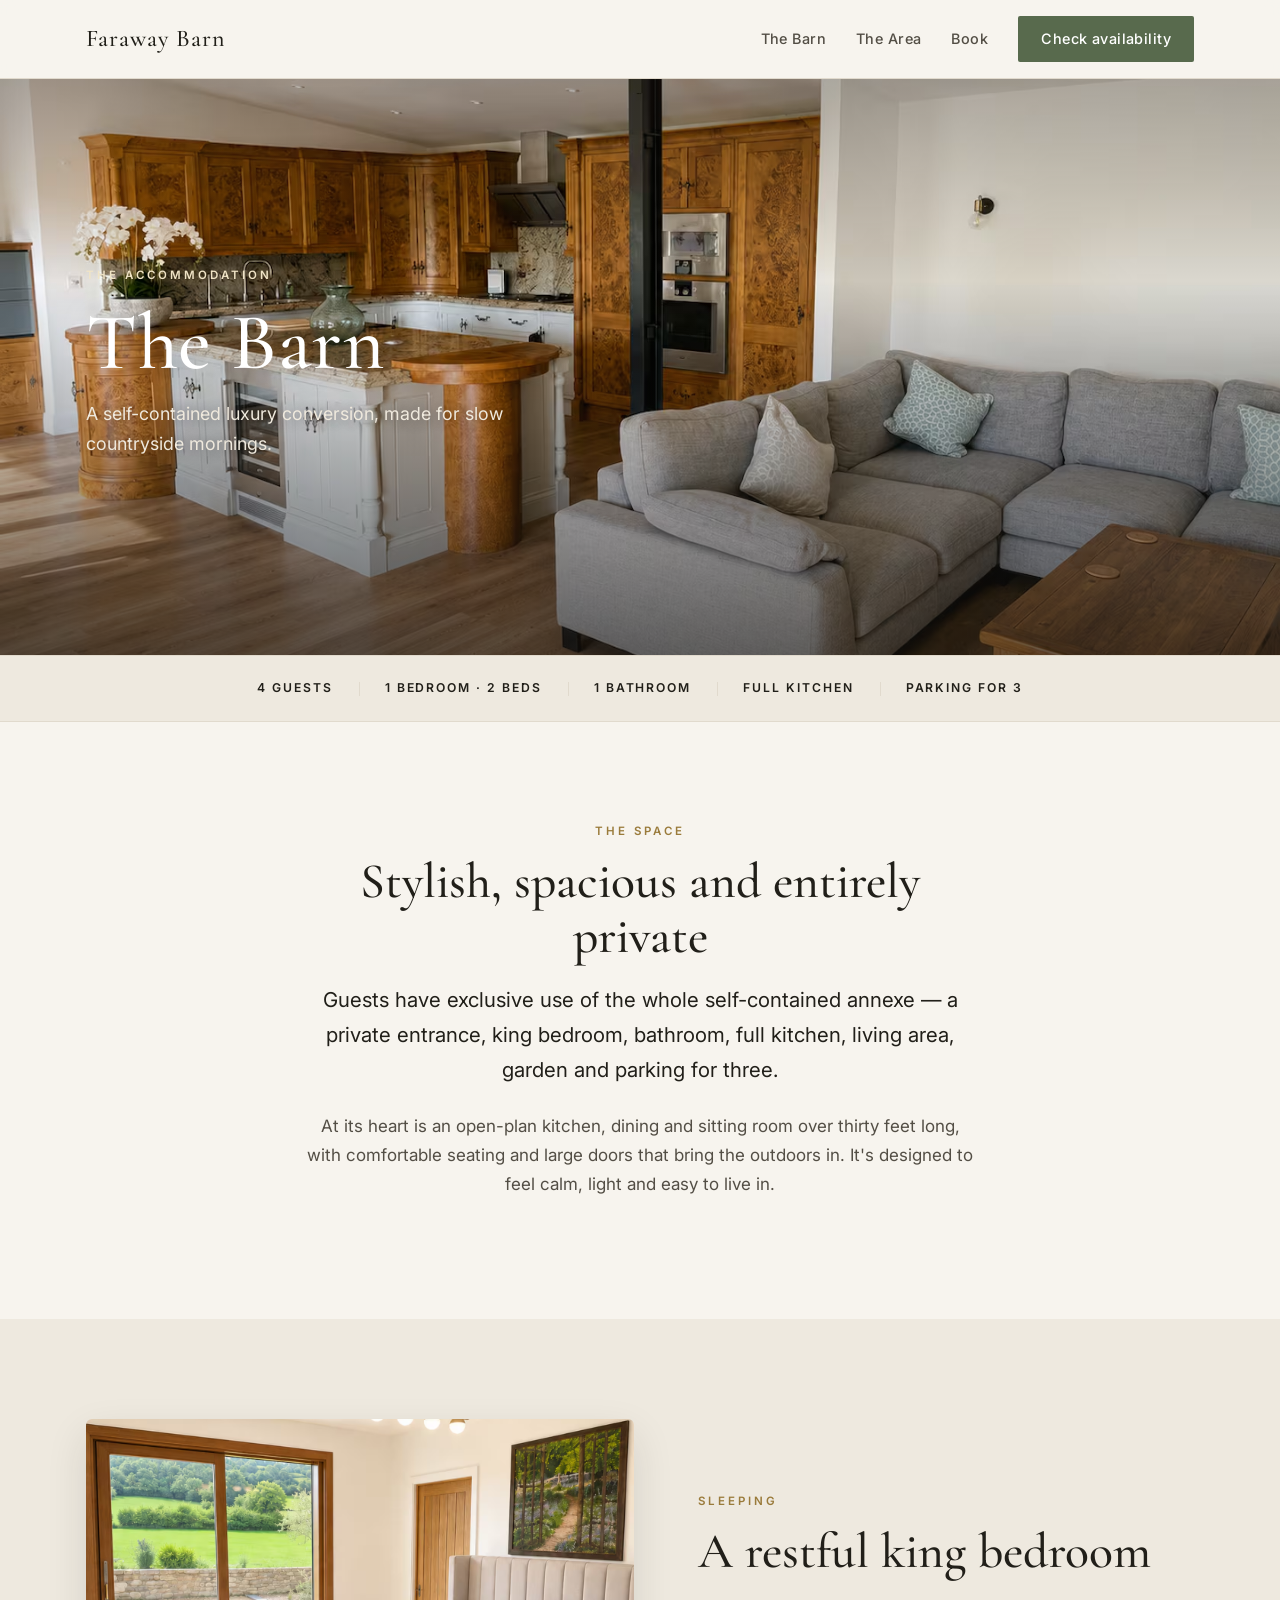
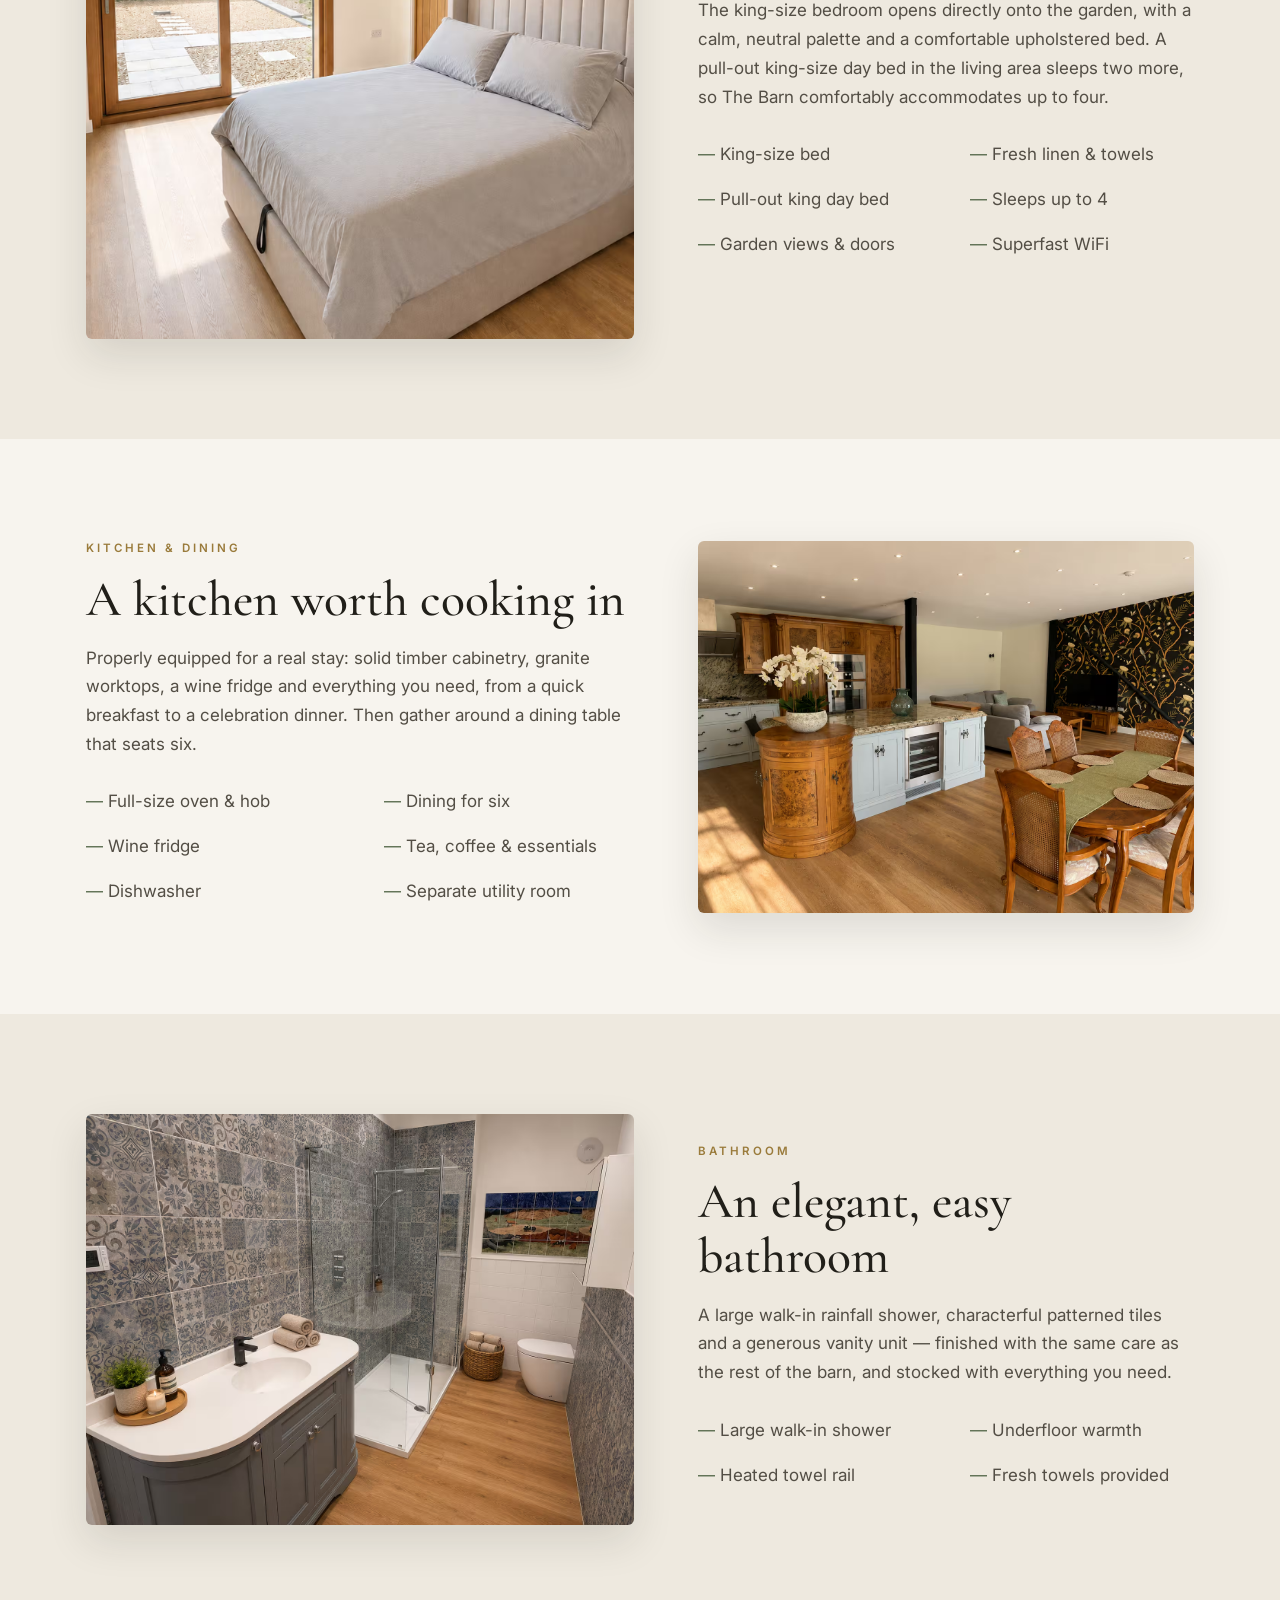
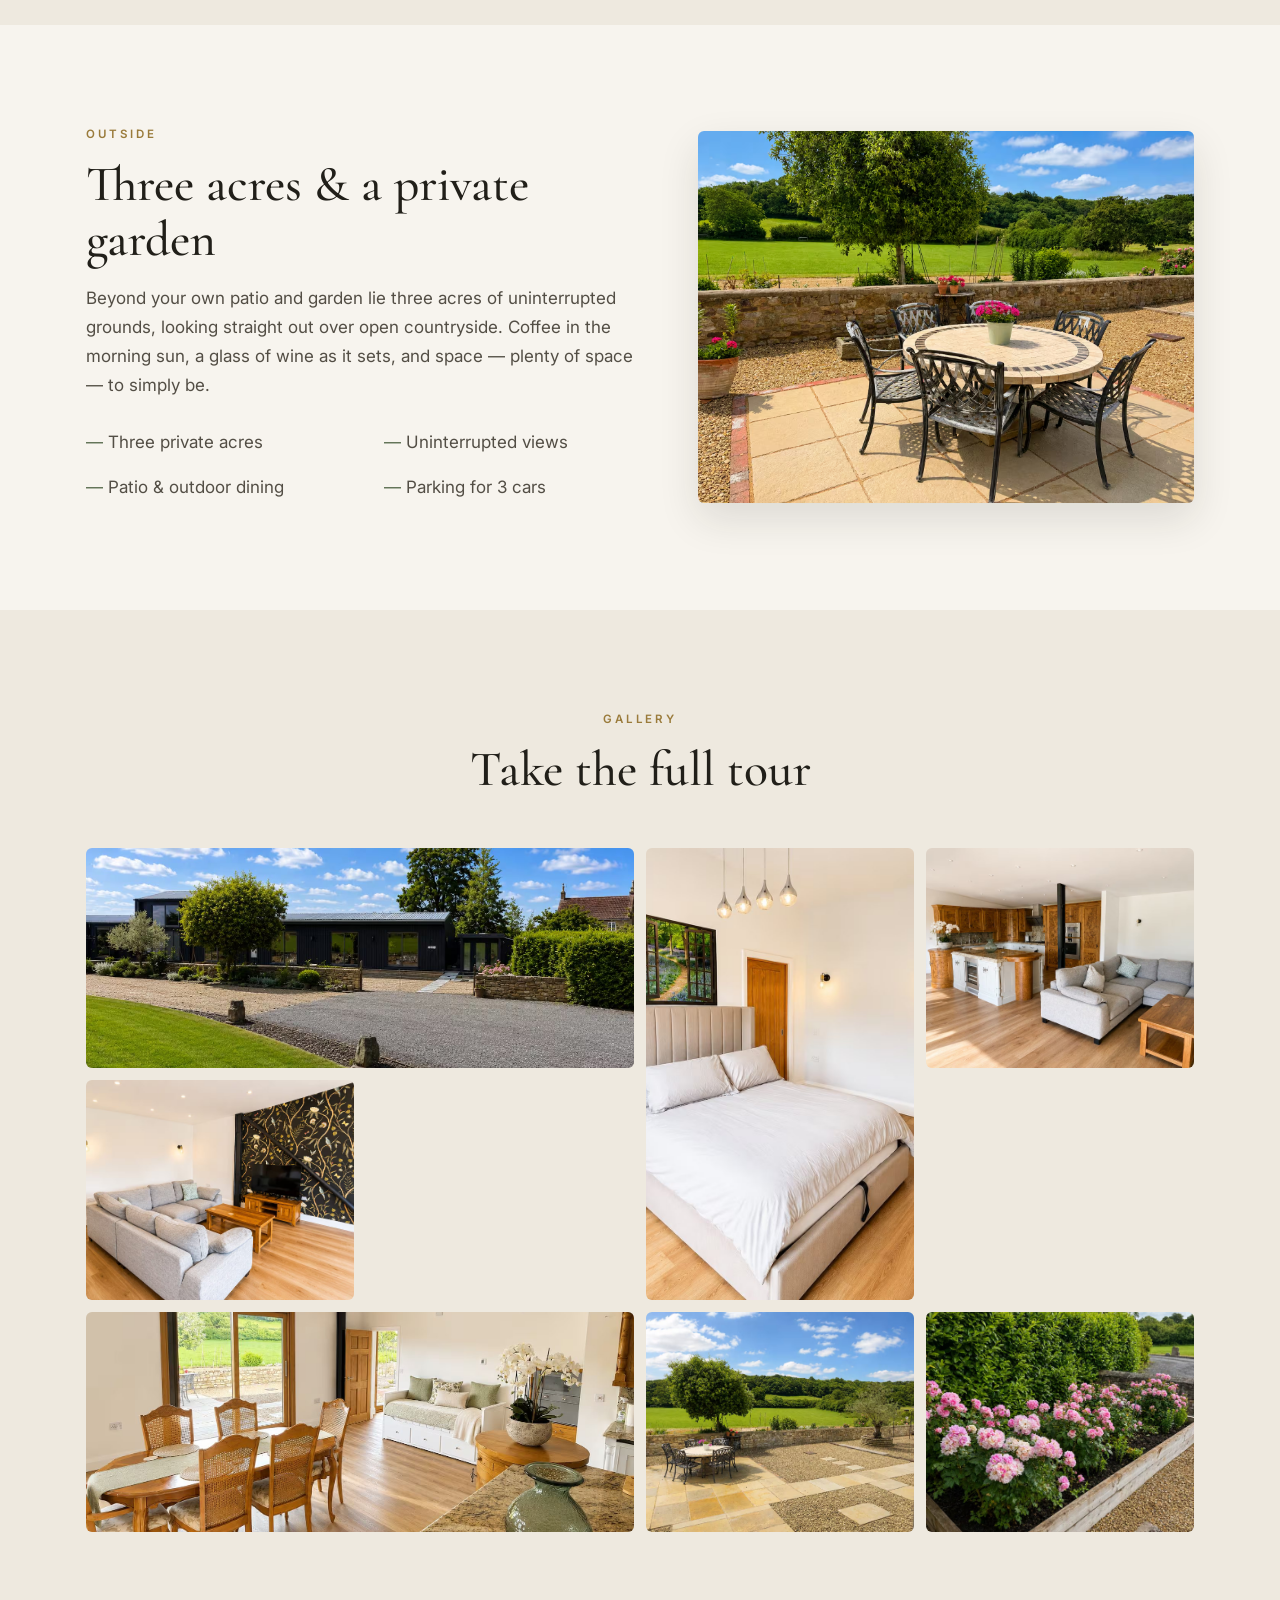
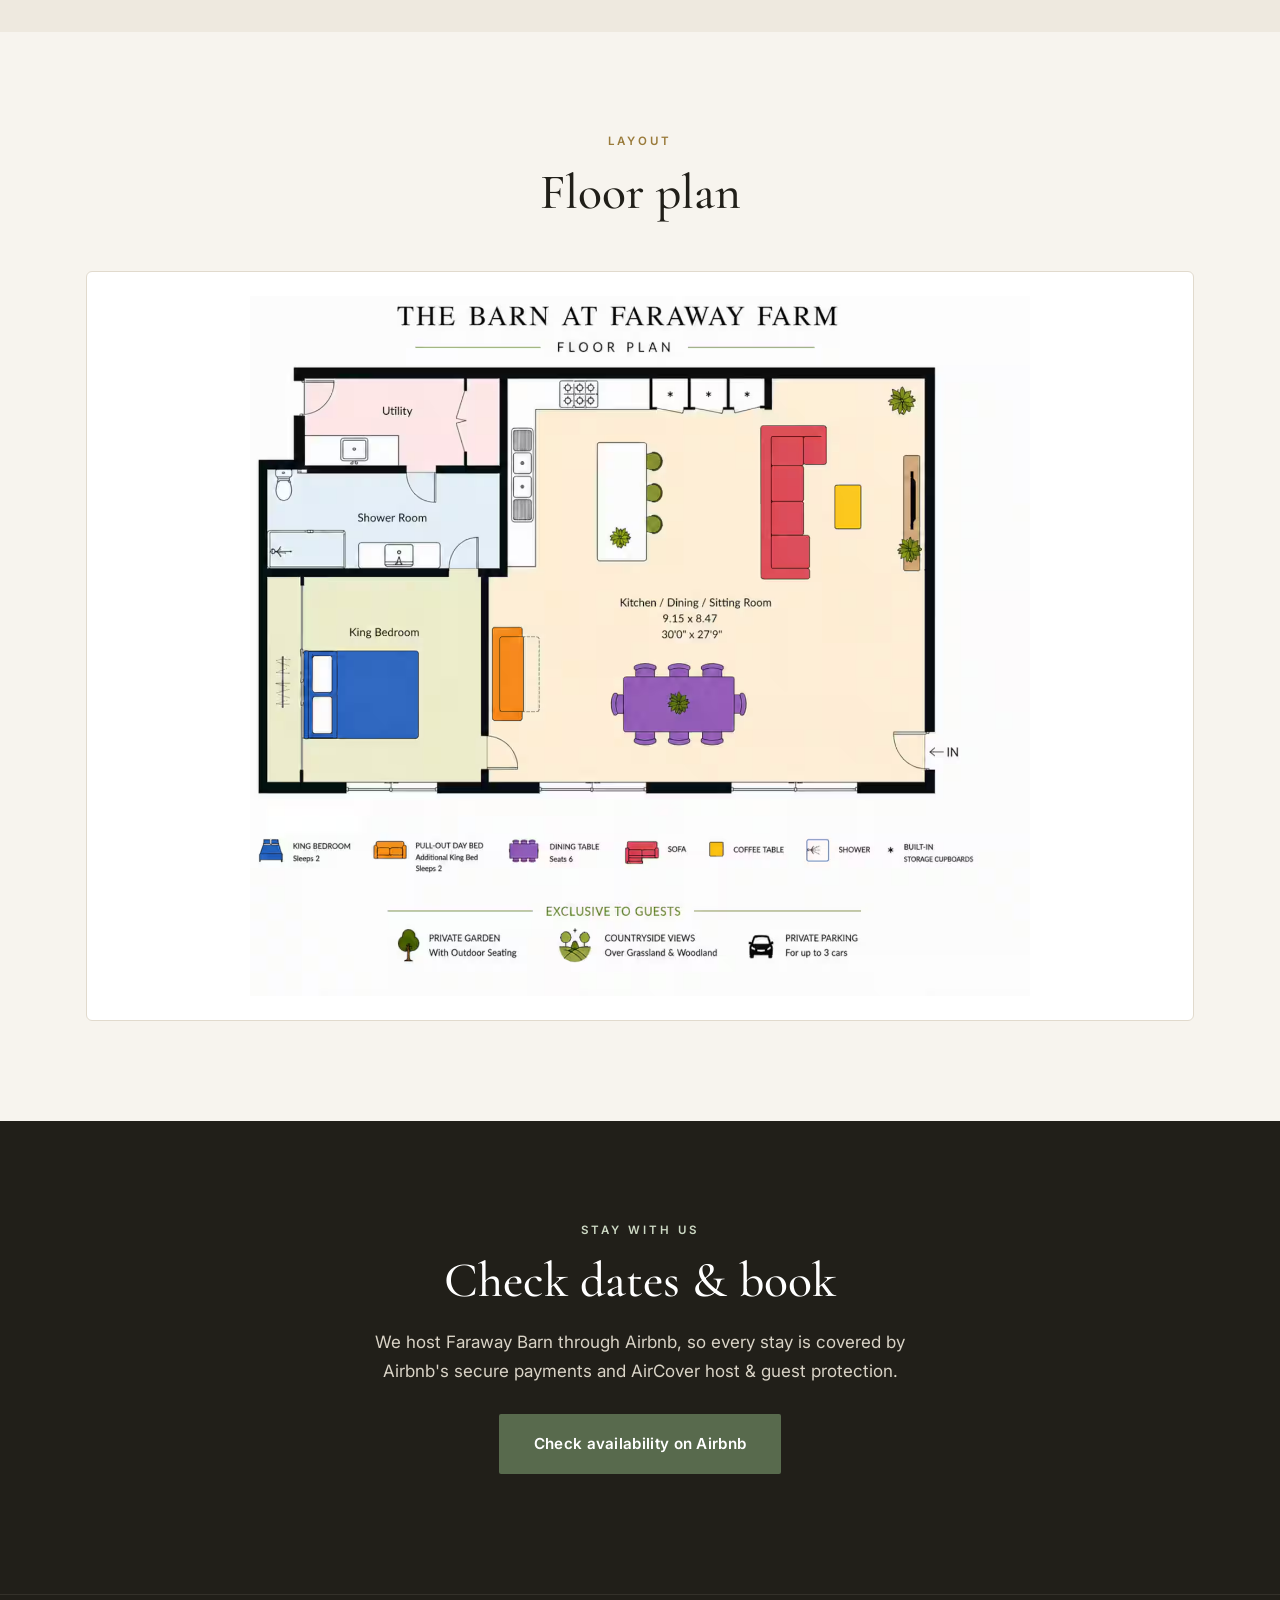
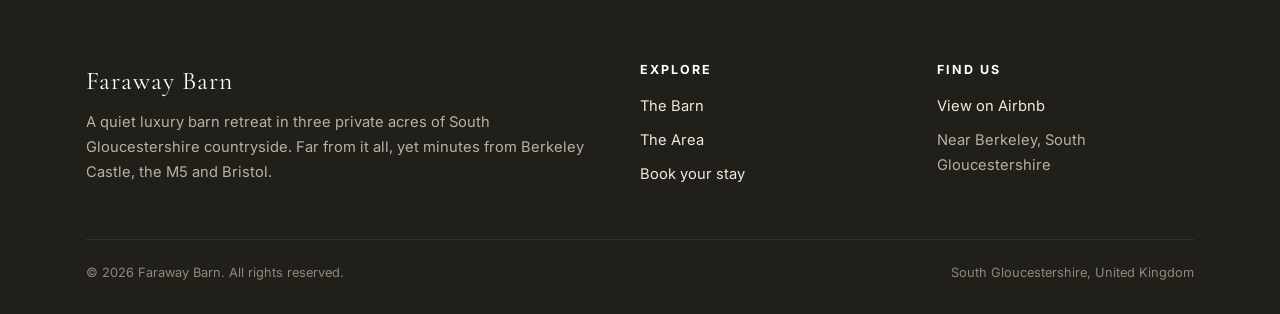
<file: the-barn.html>
<!DOCTYPE html>
<html lang="en-GB">
<head>
<meta charset="utf-8">
<meta name="viewport" content="width=device-width, initial-scale=1">
<title>The Barn — Luxury Self-Catering Barn Conversion | Faraway Barn, Berkeley</title>
<meta name="description" content="Inside Faraway Barn: a self-contained luxury barn conversion near Berkeley, South Gloucestershire. Sleeps 4, with a king bedroom, open-plan living space, full kitchen, walk-in shower and private garden in three acres of countryside.">
<link rel="canonical" href="https://farawaybarn.co.uk/the-barn.html">

<meta property="og:type" content="website">
<meta property="og:title" content="Faraway Barn — inside our luxury barn conversion">
<meta property="og:description" content="A self-contained luxury barn conversion sleeping 4, with a king bedroom, open-plan living space and private garden near Berkeley.">
<meta property="og:image" content="https://farawaybarn.co.uk/assets/images/kitchen-living.jpg">
<meta property="og:url" content="https://farawaybarn.co.uk/the-barn.html">
<meta name="twitter:card" content="summary_large_image">

<link rel="preconnect" href="https://fonts.googleapis.com">
<link rel="preconnect" href="https://fonts.gstatic.com" crossorigin>
<link href="https://fonts.googleapis.com/css2?family=Cormorant+Garamond:ital,wght@0,400;0,500;0,600;1,400;1,500&family=Inter:wght@400;500;600;700&display=swap" rel="stylesheet">
<link rel="stylesheet" href="assets/styles.css">
<link rel="icon" href="assets/favicon.svg" type="image/svg+xml">
<link rel="icon" href="assets/favicon-32.png" sizes="32x32" type="image/png">
<link rel="apple-touch-icon" href="assets/icon-180.png">
<meta name="theme-color" content="#586a4d">
</head>
<body>

<header class="site-header">
  <nav class="nav">
    <a class="brand" href="index.html">Faraway Barn</a>
    <button class="nav-toggle" aria-label="Open menu" aria-expanded="false">☰</button>
    <div class="nav-links" id="menu">
      <a href="the-barn.html">The Barn</a>
      <a href="the-area.html">The Area</a>
      <a href="#book">Book</a>
      <a class="btn btn-primary" href="https://www.airbnb.co.uk/rooms/1699802364503795984" target="_blank" rel="noopener">Check availability</a>
    </div>
  </nav>
</header>

<section class="hero short">
  <picture>
    <source srcset="assets/images/kitchen-living.avif" type="image/avif">
    <img src="assets/images/kitchen-living.jpg" alt="The open-plan living and kitchen space inside Faraway Barn">
  </picture>
  <div class="hero-inner">
    <p class="label">The accommodation</p>
    <h1>The Barn</h1>
    <p class="sub">A self-contained luxury conversion, made for slow countryside mornings.</p>
  </div>
</section>

<div class="stats">
  <ul>
    <li>4 guests</li>
    <li>1 bedroom · 2 beds</li>
    <li>1 bathroom</li>
    <li>Full kitchen</li>
    <li>Parking for 3</li>
  </ul>
</div>

<!-- INTRO -->
<section>
  <div class="container narrow center">
    <p class="label">The space</p>
    <h2>Stylish, spacious and entirely private</h2>
    <p class="lead">Guests have exclusive use of the whole self-contained annexe — a private entrance, king bedroom, bathroom, full kitchen, living area, garden and parking for three.</p>
    <p>At its heart is an open-plan kitchen, dining and sitting room over thirty feet long, with comfortable seating and large doors that bring the outdoors in. It's designed to feel calm, light and easy to live in.</p>
  </div>
</section>

<!-- BEDROOM -->
<section class="alt">
  <div class="container">
    <div class="feature">
      <div class="feature-media">
        <picture>
          <source srcset="assets/images/bedroom-garden.avif" type="image/avif">
          <img src="assets/images/bedroom-garden.jpg" alt="King-size bedroom with sliding doors opening onto the garden and countryside">
        </picture>
      </div>
      <div class="feature-body">
        <p class="label">Sleeping</p>
        <h2>A restful king bedroom</h2>
        <p>The king-size bedroom opens directly onto the garden, with a calm, neutral palette and a comfortable upholstered bed. A pull-out king-size day bed in the living area sleeps two more, so The Barn comfortably accommodates up to four.</p>
        <ul class="amenities">
          <li>King-size bed</li>
          <li>Pull-out king day bed</li>
          <li>Garden views &amp; doors</li>
          <li>Fresh linen &amp; towels</li>
          <li>Sleeps up to 4</li>
          <li>Superfast WiFi</li>
        </ul>
      </div>
    </div>
  </div>
</section>

<!-- KITCHEN -->
<section>
  <div class="container">
    <div class="feature reverse">
      <div class="feature-media">
        <picture>
          <source srcset="assets/images/kitchen-dining.avif" type="image/avif">
          <img src="assets/images/kitchen-dining.jpg" alt="Burr-walnut kitchen with central island and an elegant dining table">
        </picture>
      </div>
      <div class="feature-body">
        <p class="label">Kitchen &amp; dining</p>
        <h2>A kitchen worth cooking in</h2>
        <p>Properly equipped for a real stay: solid timber cabinetry, granite worktops, a wine fridge and everything you need, from a quick breakfast to a celebration dinner. Then gather around a dining table that seats six.</p>
        <ul class="amenities">
          <li>Full-size oven &amp; hob</li>
          <li>Wine fridge</li>
          <li>Dishwasher</li>
          <li>Dining for six</li>
          <li>Tea, coffee &amp; essentials</li>
          <li>Separate utility room</li>
        </ul>
      </div>
    </div>
  </div>
</section>

<!-- BATHROOM -->
<section class="alt">
  <div class="container">
    <div class="feature">
      <div class="feature-media">
        <picture>
          <source srcset="assets/images/bathroom.avif" type="image/avif">
          <img src="assets/images/bathroom.jpg" alt="Bathroom with a large walk-in rainfall shower and patterned tiles">
        </picture>
      </div>
      <div class="feature-body">
        <p class="label">Bathroom</p>
        <h2>An elegant, easy bathroom</h2>
        <p>A large walk-in rainfall shower, characterful patterned tiles and a generous vanity unit — finished with the same care as the rest of the barn, and stocked with everything you need.</p>
        <ul class="amenities">
          <li>Large walk-in shower</li>
          <li>Heated towel rail</li>
          <li>Underfloor warmth</li>
          <li>Fresh towels provided</li>
        </ul>
      </div>
    </div>
  </div>
</section>

<!-- OUTSIDE -->
<section>
  <div class="container">
    <div class="feature reverse">
      <div class="feature-media">
        <picture>
          <source srcset="assets/images/patio-dining.avif" type="image/avif">
          <img src="assets/images/patio-dining.jpg" alt="Private patio with an outdoor dining table looking over open countryside">
        </picture>
      </div>
      <div class="feature-body">
        <p class="label">Outside</p>
        <h2>Three acres &amp; a private garden</h2>
        <p>Beyond your own patio and garden lie three acres of uninterrupted grounds, looking straight out over open countryside. Coffee in the morning sun, a glass of wine as it sets, and space — plenty of space — to simply be.</p>
        <ul class="amenities">
          <li>Three private acres</li>
          <li>Patio &amp; outdoor dining</li>
          <li>Uninterrupted views</li>
          <li>Parking for 3 cars</li>
        </ul>
      </div>
    </div>
  </div>
</section>

<!-- GALLERY -->
<section class="alt">
  <div class="container">
    <div class="section-head center">
      <p class="label">Gallery</p>
      <h2>Take the full tour</h2>
    </div>
    <div class="gallery">
      <a class="g-wide" href="assets/images/exterior.jpg"><img src="assets/images/exterior.jpg" alt="Exterior of the black timber barn conversion"></a>
      <a class="g-tall" href="assets/images/bedroom.jpg"><img src="assets/images/bedroom.jpg" alt="Bright bedroom with oak doors"></a>
      <a href="assets/images/kitchen-living.jpg"><img src="assets/images/kitchen-living.jpg" alt="Kitchen with a large sectional sofa"></a>
      <a href="assets/images/sitting-room.jpg"><img src="assets/images/sitting-room.jpg" alt="Sitting area with botanical feature wall"></a>
      <a class="g-wide" href="assets/images/open-plan.jpg"><img src="assets/images/open-plan.jpg" alt="Open-plan dining and day bed with doors to the countryside"></a>
      <a href="assets/images/view.jpg"><img src="assets/images/view.jpg" alt="The countryside view"></a>
      <a href="assets/images/garden-flowers.jpg"><img src="assets/images/garden-flowers.jpg" alt="Garden flower bed in summer"></a>
    </div>
  </div>
</section>

<!-- FLOOR PLAN -->
<section>
  <div class="container">
    <div class="section-head center">
      <p class="label">Layout</p>
      <h2>Floor plan</h2>
    </div>
    <div class="floorplan">
      <picture>
        <source srcset="assets/images/floorplan.avif" type="image/avif">
        <img src="assets/images/floorplan.jpg" alt="Floor plan of Faraway Barn: king bedroom, shower room, utility, and open-plan kitchen, dining and sitting room">
      </picture>
    </div>
  </div>
</section>

<!-- BOOK -->
<section class="book" id="book">
  <div class="container narrow">
    <p class="label" style="color:#cdd9c4;">Stay with us</p>
    <h2>Check dates &amp; book</h2>
    <p>We host Faraway Barn through Airbnb, so every stay is covered by Airbnb's secure payments and AirCover host &amp; guest protection.</p>
    <p><a class="btn btn-primary" href="https://www.airbnb.co.uk/rooms/1699802364503795984" target="_blank" rel="noopener">Check availability on Airbnb</a></p>
  </div>
</section>

<footer class="site-footer">
  <div class="container">
    <div class="footer-grid">
      <div>
        <p class="brand-foot">Faraway Barn</p>
        <p>A quiet luxury barn retreat in three private acres of South Gloucestershire countryside. Far from it all, yet minutes from Berkeley Castle, the M5 and Bristol.</p>
      </div>
      <div>
        <h4>Explore</h4>
        <ul>
          <li><a href="the-barn.html">The Barn</a></li>
          <li><a href="the-area.html">The Area</a></li>
          <li><a href="#book">Book your stay</a></li>
        </ul>
      </div>
      <div>
        <h4>Find us</h4>
        <ul>
          <li><a href="https://www.airbnb.co.uk/rooms/1699802364503795984" target="_blank" rel="noopener">View on Airbnb</a></li>
          <li>Near Berkeley, South Gloucestershire</li>
        </ul>
      </div>
    </div>
    <div class="footer-bottom">
      <span>© <span id="year"></span> Faraway Barn. All rights reserved.</span>
      <span>South Gloucestershire, United Kingdom</span>
    </div>
  </div>
</footer>

<script>
  var t = document.querySelector('.nav-toggle'), m = document.getElementById('menu');
  t.addEventListener('click', function () { var o = m.classList.toggle('open'); t.setAttribute('aria-expanded', o); });
  document.getElementById('year').textContent = new Date().getFullYear();
</script>
</body>
</html>
</file>
<file: assets/styles.css>
/* ===========================================================
   Faraway Barn — styles (v2, editorial rebuild)
   Plain CSS, no build step. Brand colours in :root.
   =========================================================== */

:root {
  --bg:        #f7f4ee;   /* warm paper */
  --bg-alt:    #eee9df;   /* deeper cream for alternating bands */
  --ink:       #211f19;   /* near-black, timber */
  --ink-soft:  #534e45;   /* body text */
  --muted:     #8a8275;   /* captions, small labels */
  --line:      #e1dacd;   /* hairlines */
  --accent:    #586a4d;   /* sage / field green */
  --accent-dk: #3e4c38;
  --gold:      #9a7b3b;   /* used sparingly, e.g. drive times */
  --white:     #ffffff;
  --maxw:      1160px;
  --prose:     720px;
  --radius:    6px;
  --shadow:    0 16px 40px rgba(33,31,25,.12);
  --serif:     "Cormorant Garamond", Georgia, "Times New Roman", serif;
  --sans:      "Inter", system-ui, -apple-system, "Segoe UI", Roboto, Arial, sans-serif;
}

* { box-sizing: border-box; }
html { scroll-behavior: smooth; }

body {
  margin: 0;
  font-family: var(--sans);
  color: var(--ink-soft);
  background: var(--bg);
  line-height: 1.7;
  font-size: 17px;
  -webkit-font-smoothing: antialiased;
}

h1, h2, h3 { font-family: var(--serif); color: var(--ink); font-weight: 500; line-height: 1.1; margin: 0 0 .4em; }
h1 { font-size: clamp(2.8rem, 7vw, 5rem); letter-spacing: .5px; }
h2 { font-size: clamp(2rem, 4.5vw, 3.1rem); }
h3 { font-size: 1.3rem; }

p { margin: 0 0 1.2em; }
a { color: var(--accent-dk); }
img { max-width: 100%; display: block; }

.container { width: 100%; max-width: var(--maxw); margin: 0 auto; padding: 0 26px; }
.narrow { max-width: var(--prose); }
.center { text-align: center; }

/* small uppercase label */
.label {
  font-family: var(--sans);
  text-transform: uppercase;
  letter-spacing: .26em;
  font-size: .72rem;
  font-weight: 600;
  color: var(--gold);
  margin: 0 0 1.1em;
}

/* lead paragraph */
.lead { font-size: 1.28rem; line-height: 1.7; color: var(--ink); }

/* ---------- Buttons / links ---------- */
.btn {
  display: inline-block;
  font-family: var(--sans);
  font-weight: 600;
  font-size: .95rem;
  letter-spacing: .02em;
  padding: 16px 34px;
  border-radius: 2px;
  text-decoration: none;
  transition: background .18s ease, color .18s ease, transform .18s ease;
  border: 1px solid transparent;
  cursor: pointer;
}
.btn-primary { background: var(--accent); color: #fff; }
.btn-primary:hover { background: var(--accent-dk); }
.btn-line { background: transparent; border-color: currentColor; color: var(--ink); }
.btn-line:hover { background: var(--ink); color: #fff; }

/* understated text link with arrow */
.tlink {
  display: inline-block; font-weight: 600; font-size: .95rem; letter-spacing: .02em;
  text-decoration: none; color: var(--accent-dk);
  border-bottom: 1px solid var(--line); padding-bottom: 3px;
}
.tlink:hover { border-color: var(--accent-dk); }

/* ---------- Header / nav ---------- */
.site-header {
  position: sticky; top: 0; z-index: 50;
  background: rgba(247,244,238,.9);
  backdrop-filter: blur(8px);
  border-bottom: 1px solid var(--line);
}
.nav { display: flex; align-items: center; justify-content: space-between; gap: 16px; padding: 16px 26px; max-width: var(--maxw); margin: 0 auto; }
.brand { font-family: var(--serif); font-weight: 500; font-size: 1.5rem; color: var(--ink); text-decoration: none; letter-spacing: 1px; }
.nav-links { display: flex; align-items: center; gap: 30px; }
.nav-links a { text-decoration: none; color: var(--ink-soft); font-weight: 500; font-size: .9rem; letter-spacing: .03em; }
.nav-links a:hover { color: var(--ink); }
.nav-links .btn { padding: 10px 22px; color: #fff; }
.nav-toggle { display: none; background: none; border: 0; font-size: 1.5rem; cursor: pointer; color: var(--ink); }

/* ---------- Hero ---------- */
.hero { position: relative; height: 92vh; min-height: 560px; display: flex; align-items: flex-end; color: #fff; }
.hero::before {
  content: ""; position: absolute; inset: 0; z-index: 1;
  background: linear-gradient(180deg, rgba(20,18,14,.30) 0%, rgba(20,18,14,0) 35%, rgba(20,18,14,.65) 100%);
}
.hero picture, .hero img { position: absolute; inset: 0; width: 100%; height: 100%; object-fit: cover; }
.hero-inner { position: relative; z-index: 2; padding: 0 26px 70px; max-width: var(--maxw); margin: 0 auto; width: 100%; }
.hero .label { color: #f0e4c6; }
.hero h1 { color: #fff; margin-bottom: .15em; text-shadow: 0 2px 30px rgba(0,0,0,.35); }
.hero .tagline { font-family: var(--serif); font-style: italic; font-size: clamp(1.4rem, 3vw, 2rem); color: #f3eee4; margin: 0 0 .7em; text-shadow: 0 1px 16px rgba(0,0,0,.4); }
.hero p.sub { font-size: 1.12rem; max-width: 44ch; color: #efe9dd; text-shadow: 0 1px 14px rgba(0,0,0,.45); margin-bottom: 26px; }
.hero.short { height: 64vh; min-height: 440px; }

/* ---------- Stat strip ---------- */
.stats { border-top: 1px solid var(--line); border-bottom: 1px solid var(--line); background: var(--bg-alt); }
.stats ul {
  list-style: none; margin: 0 auto; max-width: var(--maxw);
  padding: 22px 26px; display: flex; flex-wrap: wrap; justify-content: center;
  gap: 10px 0; font-family: var(--sans);
  text-transform: uppercase; letter-spacing: .16em; font-size: .76rem; font-weight: 600; color: var(--ink);
}
.stats li { padding: 0 26px; position: relative; }
.stats li + li::before { content: ""; position: absolute; left: 0; top: 50%; transform: translateY(-50%); width: 1px; height: 14px; background: var(--line); }

/* ---------- Sections ---------- */
section { padding: 100px 0; }
section.alt { background: var(--bg-alt); }
.section-head { max-width: 62ch; margin: 0 auto 52px; }

/* ---------- Editorial feature row ---------- */
.feature { display: grid; grid-template-columns: 1.05fr .95fr; gap: 64px; align-items: center; }
.feature + .feature { margin-top: 110px; }
.feature.reverse .feature-media { order: 2; }
.feature-media img { border-radius: var(--radius); box-shadow: var(--shadow); width: 100%; max-height: 520px; object-fit: cover; }
.feature-body h2 { margin-bottom: .35em; }

/* ---------- Statement band (image + big serif line) ---------- */
.statement { position: relative; color: #fff; text-align: center; padding: 0; }
.statement-inner { position: relative; z-index: 2; padding: 140px 26px; max-width: 900px; margin: 0 auto; }
.statement::before { content: ""; position: absolute; inset: 0; z-index: 1; background: rgba(22,20,15,.5); }
.statement picture, .statement img { position: absolute; inset: 0; width: 100%; height: 100%; object-fit: cover; }
.statement p { font-family: var(--serif); font-weight: 500; font-size: clamp(1.8rem, 4vw, 3rem); line-height: 1.25; color: #fff; margin: 0; text-shadow: 0 2px 24px rgba(0,0,0,.4); }
.statement .by { font-family: var(--sans); font-size: .8rem; letter-spacing: .22em; text-transform: uppercase; color: #e7dcc2; margin-top: 26px; }

/* ---------- Near / far place lists ---------- */
.places { display: grid; grid-template-columns: 1fr 1fr; gap: 60px; }
.places h3 { font-family: var(--sans); text-transform: uppercase; letter-spacing: .2em; font-size: .8rem; font-weight: 700; color: var(--gold); margin-bottom: 8px; padding-bottom: 14px; border-bottom: 2px solid var(--line); }
.places ul { list-style: none; margin: 0; padding: 0; }
.places li { display: flex; justify-content: space-between; align-items: baseline; gap: 16px; padding: 15px 0; border-bottom: 1px solid var(--line); }
.places .place { font-size: 1.08rem; color: var(--ink); }
.places .time { font-size: .82rem; letter-spacing: .08em; color: var(--muted); white-space: nowrap; font-variant-numeric: tabular-nums; }

/* ---------- Gallery (editorial collage) ---------- */
.gallery { display: grid; grid-template-columns: repeat(4, 1fr); grid-auto-rows: 220px; gap: 12px; }
.gallery a { overflow: hidden; border-radius: var(--radius); display: block; }
.gallery img { width: 100%; height: 100%; object-fit: cover; transition: transform .5s ease; }
.gallery a:hover img { transform: scale(1.05); }
.g-wide { grid-column: span 2; }
.g-tall { grid-row: span 2; }

/* ---------- Horizontal image scroller ---------- */
.scroller-wrap { position: relative; }
.scroller {
  display: flex; gap: 14px;
  overflow-x: auto; scroll-snap-type: x mandatory;
  -webkit-overflow-scrolling: touch;
  padding: 4px 26px 20px;
  scroll-padding-left: 26px;
}
.scroller figure { flex: 0 0 auto; margin: 0; width: clamp(260px, 64vw, 720px); scroll-snap-align: start; }
.scroller img { width: 100%; height: clamp(300px, 56vh, 520px); object-fit: cover; border-radius: var(--radius); }
.scroller::-webkit-scrollbar { height: 6px; }
.scroller::-webkit-scrollbar-track { background: transparent; }
.scroller::-webkit-scrollbar-thumb { background: var(--line); border-radius: 3px; }
.scroll-btn {
  position: absolute; top: calc(50% - 10px); transform: translateY(-50%); z-index: 5;
  width: 50px; height: 50px; border-radius: 50%;
  background: rgba(255,255,255,.92); border: 1px solid var(--line);
  font-size: 1.5rem; line-height: 1; color: var(--ink); cursor: pointer;
  display: flex; align-items: center; justify-content: center;
  box-shadow: var(--shadow); transition: background .15s ease;
}
.scroll-btn:hover { background: #fff; }
.scroll-btn.prev { left: 16px; }
.scroll-btn.next { right: 16px; }
.image-section { padding: 90px 0; }
.image-section .section-head { margin-bottom: 36px; }
@media (max-width: 700px) { .scroll-btn { display: none; } }

/* ---------- Approximate-area map ---------- */
.map-wrap { position: relative; border-radius: var(--radius); overflow: hidden; box-shadow: var(--shadow); margin-top: 50px; }
.map-wrap iframe { display: block; width: 100%; height: 440px; border: 0; }
.map-circle {
  position: absolute; top: 50%; left: 50%; width: 180px; height: 180px;
  transform: translate(-50%, -50%); border-radius: 50%;
  background: rgba(88,106,77,.18); border: 2px solid rgba(88,106,77,.55);
  pointer-events: none;
}
.map-note { text-align: center; font-size: .85rem; color: var(--muted); margin-top: 16px; }

/* ---------- FAQ ---------- */
.faq { max-width: var(--prose); margin: 0 auto; }
.faq details { border-bottom: 1px solid var(--line); }
.faq summary {
  list-style: none; cursor: pointer; padding: 20px 36px 20px 0; position: relative;
  font-family: var(--serif); font-size: 1.35rem; color: var(--ink); line-height: 1.25;
}
.faq summary::-webkit-details-marker { display: none; }
.faq summary::after {
  content: "+"; position: absolute; right: 4px; top: 50%; transform: translateY(-50%);
  font-family: var(--sans); font-weight: 400; font-size: 1.6rem; color: var(--gold); transition: transform .2s ease;
}
.faq details[open] summary::after { content: "\2013"; }
.faq details p { margin: 0 0 22px; max-width: 62ch; }

/* ---------- Floor plan ---------- */
.floorplan { background: #fff; border: 1px solid var(--line); border-radius: var(--radius); padding: 24px; }
.floorplan img { margin: 0 auto; max-width: 780px; }

/* ---------- Amenities ---------- */
.amenities { columns: 2; column-gap: 48px; list-style: none; padding: 0; margin: 1.2em 0 0; }
.amenities li { break-inside: avoid; padding: 8px 0 8px 22px; position: relative; }
.amenities li::before { content: "—"; position: absolute; left: 0; color: var(--accent); }

/* ---------- Booking ---------- */
.book { background: var(--ink); color: #efe9dd; text-align: center; }
.book h2 { color: #fff; }
.book p { max-width: 50ch; margin-left: auto; margin-right: auto; color: #d9d3c6; }
.book .note { font-size: .85rem; color: #a59d8e; margin-top: 22px; }
.book .btn-primary { margin-top: 8px; }

/* ---------- Footer ---------- */
.site-footer { background: var(--ink); color: #b8b1a3; padding: 64px 0 30px; font-size: .92rem; border-top: 1px solid #34312a; }
.site-footer a { color: #efe9dd; text-decoration: none; }
.site-footer a:hover { text-decoration: underline; }
.footer-grid { display: grid; grid-template-columns: 2fr 1fr 1fr; gap: 40px; margin-bottom: 36px; }
.footer-grid h4 { color: #fff; font-family: var(--sans); font-size: .78rem; letter-spacing: .16em; text-transform: uppercase; margin: 0 0 14px; }
.footer-grid ul { list-style: none; padding: 0; margin: 0; }
.footer-grid li { margin-bottom: 9px; }
.brand-foot { font-family: var(--serif); font-size: 1.6rem; color: #fff; letter-spacing: 1px; margin-bottom: .3em; }
.footer-bottom { border-top: 1px solid #34312a; padding-top: 22px; display: flex; flex-wrap: wrap; justify-content: space-between; gap: 10px; font-size: .8rem; color: #8f897b; }

/* ---------- Responsive ---------- */
@media (max-width: 880px) {
  section { padding: 72px 0; }
  .feature, .places { grid-template-columns: 1fr; gap: 30px; }
  .feature + .feature { margin-top: 64px; }
  .feature.reverse .feature-media { order: 0; }
  .gallery { grid-template-columns: repeat(2, 1fr); grid-auto-rows: 200px; }
  .g-wide { grid-column: span 2; }
  .nav-links {
    position: absolute; top: 100%; left: 0; right: 0;
    flex-direction: column; align-items: stretch; gap: 0;
    background: var(--bg); border-bottom: 1px solid var(--line);
    padding: 6px 26px 16px; display: none;
  }
  .nav-links.open { display: flex; }
  .nav-links a { padding: 13px 0; border-bottom: 1px solid var(--line); }
  .nav-links .btn { margin-top: 12px; text-align: center; }
  .nav-toggle { display: block; }
}
@media (max-width: 520px) {
  .amenities { columns: 1; }
  .gallery { grid-template-columns: 1fr; grid-auto-rows: 240px; }
  .g-wide, .g-tall { grid-column: span 1; grid-row: span 1; }
  .stats li { padding: 0 14px; }
}
</file>
